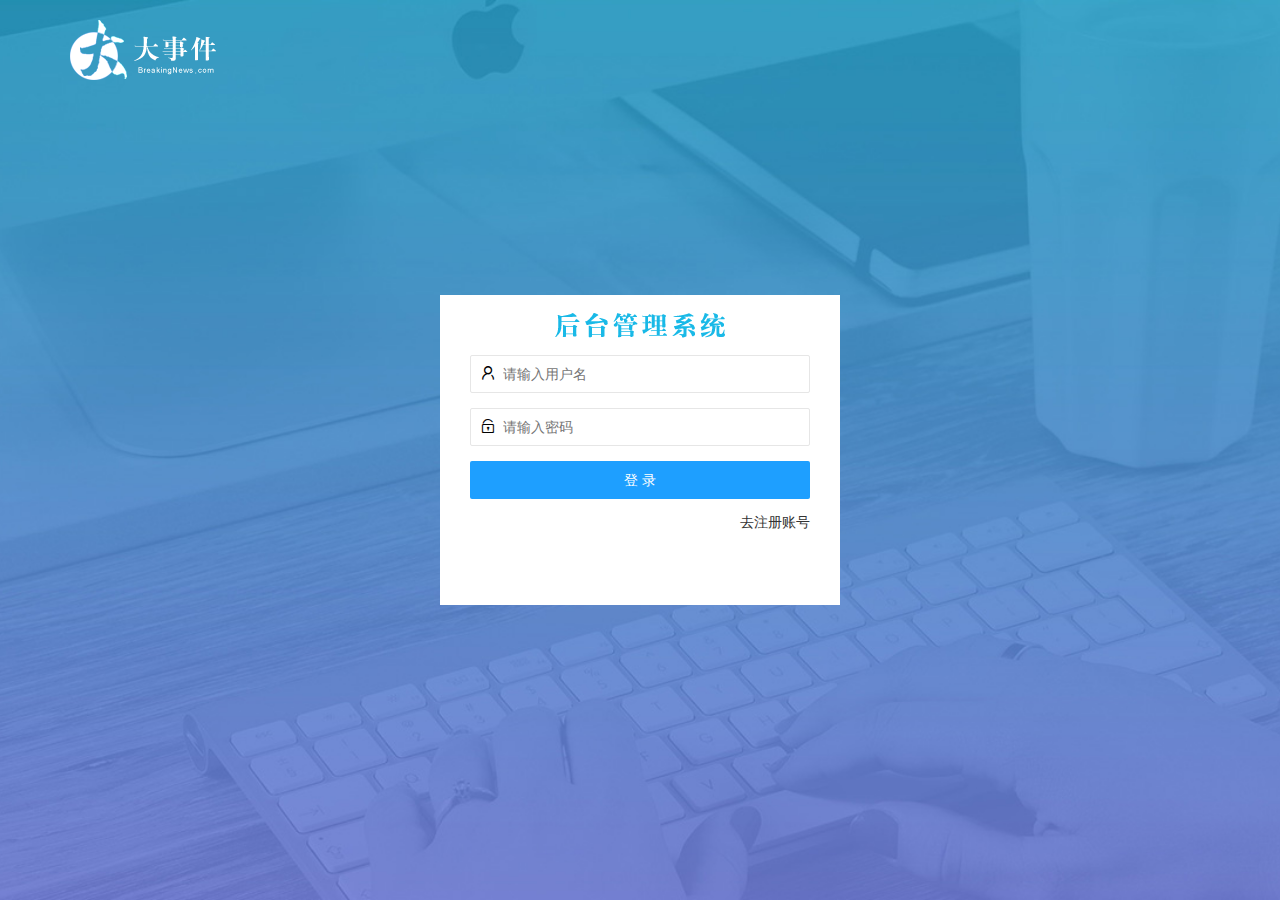
<file: login.html>
<!DOCTYPE html>
<html lang="en">
  <head>
    <meta charset="UTF-8" />
    <meta http-equiv="X-UA-Compatible" content="IE=edge" />
    <meta name="viewport" content="width=device-width, initial-scale=1.0" />
    <title>Document</title>
    <link rel="stylesheet" href="./assets/lib/layui/css/layui.css" />
    <link rel="stylesheet" href="./assets/css/longin.css" />
  </head>
  <body>
    <!-- 头部的 Logo 区域 -->
    <div class="layui-main header">
      <img src="/assets/images/logo.png" alt="" />
    </div>
    <!-- 登录注册区域 -->
    <div class="loginAndRegBox">
      <div class="title-box"></div>
      <!-- 登录的div -->
      <div class="login-box">
        <!-- 登录的表单 -->
        <form class="layui-form" action="" id="form_login">
          <!-- 用户名 -->
          <div class="layui-form-item">
            <i class="layui-icon layui-icon-username"></i>
            <input
              type="text"
              name="username"
              required
              lay-verify="required"
              placeholder="请输入用户名"
              autocomplete="off"
              class="layui-input"
            />
          </div>
          <!-- 密码 -->
          <div class="layui-form-item">
            <i class="layui-icon layui-icon-password"></i>
            <input
              type="password"
              name="password"
              required
              lay-verify="required|pwd"
              placeholder="请输入密码"
              autocomplete="off"
              class="layui-input"
            />
          </div>
          <!-- 登录按钮 -->
          <div class="layui-form-item">
            <!-- 注意：表单提交按钮和普通按钮的区别，就是 lay-submit 属性 -->
            <button
              class="layui-btn layui-btn-fluid layui-btn-normal"
              lay-submit
            >
              登 录
            </button>
          </div>
          <div class="layui-form-item links">
            <a href="javascript:;" id="link_reg">去注册账号</a>
          </div>
        </form>
      </div>
      <!-- 注册的div -->
      <div class="reg-box">
        <form class="layui-form" id="form_reg">
          <!-- 用户名 -->
          <div class="layui-form-item">
            <i class="layui-icon layui-icon-username"></i>
            <input
              type="text"
              name="username"
              required
              lay-verify="required"
              placeholder="请输入用户名"
              autocomplete="off"
              class="layui-input"
            />
          </div>
          <!-- 密码 -->
          <div class="layui-form-item">
            <i class="layui-icon layui-icon-password"></i>
            <input
              type="password"
              name="password"
              required
              lay-verify="required|pwd|rewpd"
              placeholder="请输入密码"
              autocomplete="off"
              class="layui-input"
            />
          </div>
          <!-- 确认密码 -->
          <div class="layui-form-item">
            <i class="layui-icon layui-icon-password"></i>
            <input
              type="password"
              name="repassword"
              required
              lay-verify="required|pwd|rewpd"
              placeholder="再次确认密码"
              autocomplete="off"
              class="layui-input"
            />
          </div>
          <!-- 登录按钮 -->
          <div class="layui-form-item">
            <!-- 注意：表单提交按钮和普通按钮的区别，就是 lay-submit 属性 -->
            <button
              class="layui-btn layui-btn-fluid layui-btn-normal"
              lay-submit
            >
              注册
            </button>
          </div>
          <div class="layui-form-item links">
            <a href="javascript:;" id="link_login">去登录</a>
          </div>
        </form>
      </div>
    </div>
    <script src="./assets/lib/layui/layui.all.js"></script>
    <script src="./assets/lib/jquery.js"></script>
    <script src="./assets/js/baseAPI.js"></script>
    <!-- 导入 javascript 脚本 -->
    <script src="./assets/js/longin.js"></script>
  </body>
</html>
</file>
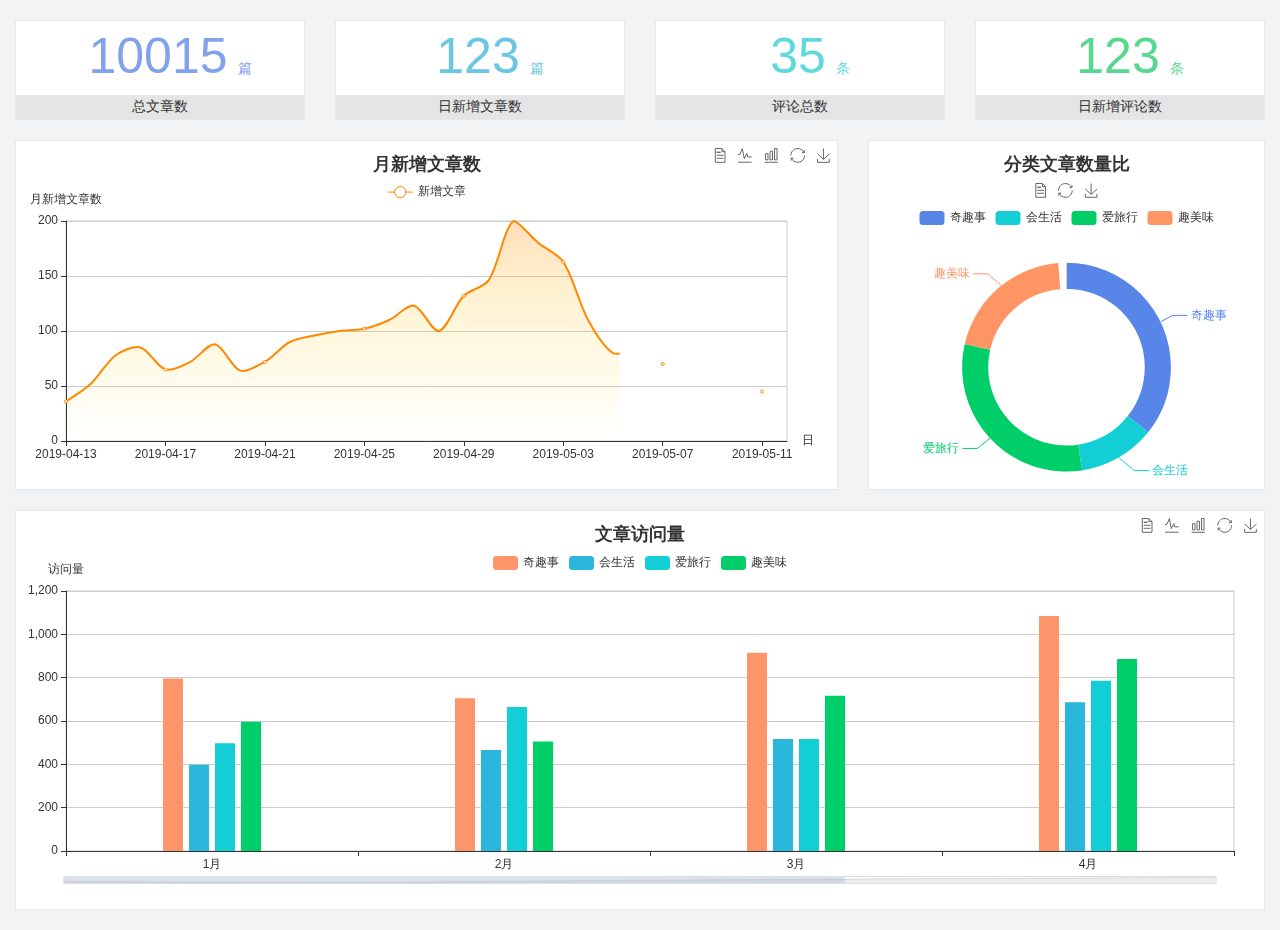
<file: home/dashboard.html>
<!DOCTYPE html>
<html lang="en">
  <head>
    <meta charset="UTF-8" />
    <meta name="viewport" content="width=device-width, initial-scale=1.0" />
    <meta http-equiv="X-UA-Compatible" content="ie=edge" />
    <title>图表统计</title>
    <link rel="stylesheet" href="../../assets/lib/bootstrap.css" />
    <link rel="stylesheet" href="../../assets/lib/main.css" />
    <script src="../../assets/lib/jquery.js"></script>
    <script
      type="text/javascript"
      src="../../assets/lib/echarts.min.js"
    ></script>
  </head>

  <body>
    <div class="container-fluid">
      <div class="row spannel_list">
        <div class="col-sm-3 col-xs-6">
          <div class="spannel">
            <em>10015</em><span>篇</span>
            <b>总文章数</b>
          </div>
        </div>
        <div class="col-sm-3 col-xs-6">
          <div class="spannel scolor01">
            <em>123</em><span>篇</span>
            <b>日新增文章数</b>
          </div>
        </div>
        <div class="col-sm-3 col-xs-6">
          <div class="spannel scolor02">
            <em>35</em><span>条</span>
            <b>评论总数</b>
          </div>
        </div>
        <div class="col-sm-3 col-xs-6">
          <div class="spannel scolor03">
            <em>123</em><span>条</span>
            <b>日新增评论数</b>
          </div>
        </div>
      </div>
    </div>

    <div class="container-fluid">
      <div class="row curve-pie">
        <div class="col-lg-8 col-md-8">
          <div class="gragh_pannel" id="curve_show"></div>
        </div>
        <div class="col-lg-4 col-md-4">
          <div class="gragh_pannel" id="pie_show"></div>
        </div>
      </div>
    </div>

    <div class="container-fluid">
      <div class="column_pannel" id="column_show"></div>
    </div>

    <script>
      var oChart = echarts.init(document.getElementById("curve_show"));
      var aList_all = [
        { count: 36, date: "2019-04-13" },
        { count: 52, date: "2019-04-14" },
        { count: 78, date: "2019-04-15" },
        { count: 85, date: "2019-04-16" },
        { count: 65, date: "2019-04-17" },
        { count: 72, date: "2019-04-18" },
        { count: 88, date: "2019-04-19" },
        { count: 64, date: "2019-04-20" },
        { count: 72, date: "2019-04-21" },
        { count: 90, date: "2019-04-22" },
        { count: 96, date: "2019-04-23" },
        { count: 100, date: "2019-04-24" },
        { count: 102, date: "2019-04-25" },
        { count: 110, date: "2019-04-26" },
        { count: 123, date: "2019-04-27" },
        { count: 100, date: "2019-04-28" },
        { count: 132, date: "2019-04-29" },
        { count: 146, date: "2019-04-30" },
        { count: 200, date: "2019-05-01" },
        { count: 180, date: "2019-05-02" },
        { count: 163, date: "2019-05-03" },
        { count: 110, date: "2019-05-04" },
        { count: 80, date: "2019-05-05" },
        { count: 82, date: "2019-05-06" },
        { count: 70, date: "2019-05-07" },
        { count: 65, date: "2019-05-08" },
        { count: 54, date: "2019-05-09" },
        { count: 40, date: "2019-05-10" },
        { count: 45, date: "2019-05-11" },
        { count: 38, date: "2019-05-12" },
      ];

      let aCount = [];
      let aDate = [];

      for (var i = 0; i < aList_all.length; i++) {
        aCount.push(aList_all[i].count);
        aDate.push(aList_all[i].date);
      }

      var chartopt = {
        title: {
          text: "月新增文章数",
          left: "center",
          top: "10",
        },
        tooltip: {
          trigger: "axis",
        },
        legend: {
          data: ["新增文章"],
          top: "40",
        },
        toolbox: {
          show: true,
          feature: {
            mark: { show: true },
            dataView: { show: true, readOnly: false },
            magicType: { show: true, type: ["line", "bar"] },
            restore: { show: true },
            saveAsImage: { show: true },
          },
        },
        calculable: true,
        xAxis: [
          {
            name: "日",
            type: "category",
            boundaryGap: false,
            data: aDate,
          },
        ],
        yAxis: [
          {
            name: "月新增文章数",
            type: "value",
          },
        ],
        series: [
          {
            name: "新增文章",
            type: "line",
            smooth: true,
            itemStyle: {
              normal: { areaStyle: { type: "default" }, color: "#f80" },
              lineStyle: { color: "#f80" },
            },
            data: aCount,
          },
        ],
        areaStyle: {
          normal: {
            color: new echarts.graphic.LinearGradient(0, 0, 0, 1, [
              {
                offset: 0,
                color: "rgba(255,136,0,0.39)",
              },
              {
                offset: 0.34,
                color: "rgba(255,180,0,0.25)",
              },
              {
                offset: 1,
                color: "rgba(255,222,0,0.00)",
              },
            ]),
          },
        },
        grid: {
          show: true,
          x: 50,
          x2: 50,
          y: 80,
          height: 220,
        },
      };

      oChart.setOption(chartopt);

      var oPie = echarts.init(document.getElementById("pie_show"));
      var oPieopt = {
        title: {
          top: 10,
          text: "分类文章数量比",
          x: "center",
        },
        tooltip: {
          trigger: "item",
          formatter: "{a} <br/>{b} : {c} ({d}%)",
        },
        color: ["#5885e8", "#13cfd5", "#00ce68", "#ff9565"],
        legend: {
          x: "center",
          top: 65,
          data: ["奇趣事", "会生活", "爱旅行", "趣美味"],
        },
        toolbox: {
          show: true,
          x: "center",
          top: 35,
          feature: {
            mark: { show: true },
            dataView: { show: true, readOnly: false },
            magicType: {
              show: true,
              type: ["pie", "funnel"],
              option: {
                funnel: {
                  x: "25%",
                  width: "50%",
                  funnelAlign: "left",
                  max: 1548,
                },
              },
            },
            restore: { show: true },
            saveAsImage: { show: true },
          },
        },
        calculable: true,
        series: [
          {
            name: "访问来源",
            type: "pie",
            radius: ["45%", "60%"],
            center: ["50%", "65%"],
            data: [
              { value: 300, name: "奇趣事" },
              { value: 100, name: "会生活" },
              { value: 260, name: "爱旅行" },
              { value: 180, name: "趣美味" },
            ],
          },
        ],
      };
      oPie.setOption(oPieopt);

      var oColumn = this.echarts.init(document.getElementById("column_show"));
      var oColumnopt = {
        title: {
          text: "文章访问量",
          left: "center",
          top: "10",
        },
        tooltip: {
          trigger: "axis",
        },
        legend: {
          data: ["奇趣事", "会生活", "爱旅行", "趣美味"],
          top: "40",
        },
        toolbox: {
          show: true,
          feature: {
            mark: { show: true },
            dataView: { show: true, readOnly: false },
            magicType: { show: true, type: ["line", "bar"] },
            restore: { show: true },
            saveAsImage: { show: true },
          },
        },
        calculable: true,
        xAxis: [
          {
            type: "category",
            data: ["1月", "2月", "3月", "4月", "5月"],
          },
        ],
        yAxis: [
          {
            name: "访问量",
            type: "value",
          },
        ],
        series: [
          {
            name: "奇趣事",
            type: "bar",
            barWidth: 20,
            itemStyle: {
              normal: { areaStyle: { type: "default" }, color: "#fd956a" },
            },
            data: [800, 708, 920, 1090, 1200],
          },
          {
            name: "会生活",
            type: "bar",
            barWidth: 20,
            itemStyle: {
              normal: { areaStyle: { type: "default" }, color: "#2bb6db" },
            },
            data: [400, 468, 520, 690, 800],
          },
          {
            name: "爱旅行",
            type: "bar",
            barWidth: 20,
            itemStyle: {
              normal: { areaStyle: { type: "default" }, color: "#13cfd5" },
            },
            data: [500, 668, 520, 790, 900],
          },
          {
            name: "趣美味",
            type: "bar",
            barWidth: 20,
            itemStyle: {
              normal: { areaStyle: { type: "default" }, color: "#00ce68" },
            },
            data: [600, 508, 720, 890, 1000],
          },
        ],
        grid: {
          show: true,
          x: 50,
          x2: 30,
          y: 80,
          height: 260,
        },
        dataZoom: [
          //给x轴设置滚动条
          {
            start: 0, //默认为0
            end: 100 - 1000 / 31, //默认为100
            type: "slider",
            show: true,
            xAxisIndex: [0],
            handleSize: 0, //滑动条的 左右2个滑动条的大小
            height: 8, //组件高度
            left: 45, //左边的距离
            right: 50, //右边的距离
            bottom: 26, //右边的距离
            handleColor: "#ddd", //h滑动图标的颜色
            handleStyle: {
              borderColor: "#cacaca",
              borderWidth: "1",
              shadowBlur: 2,
              background: "#ddd",
              shadowColor: "#ddd",
            },
          },
        ],
      };
      oColumn.setOption(oColumnopt);
    </script>
  </body>
</html>
</file>
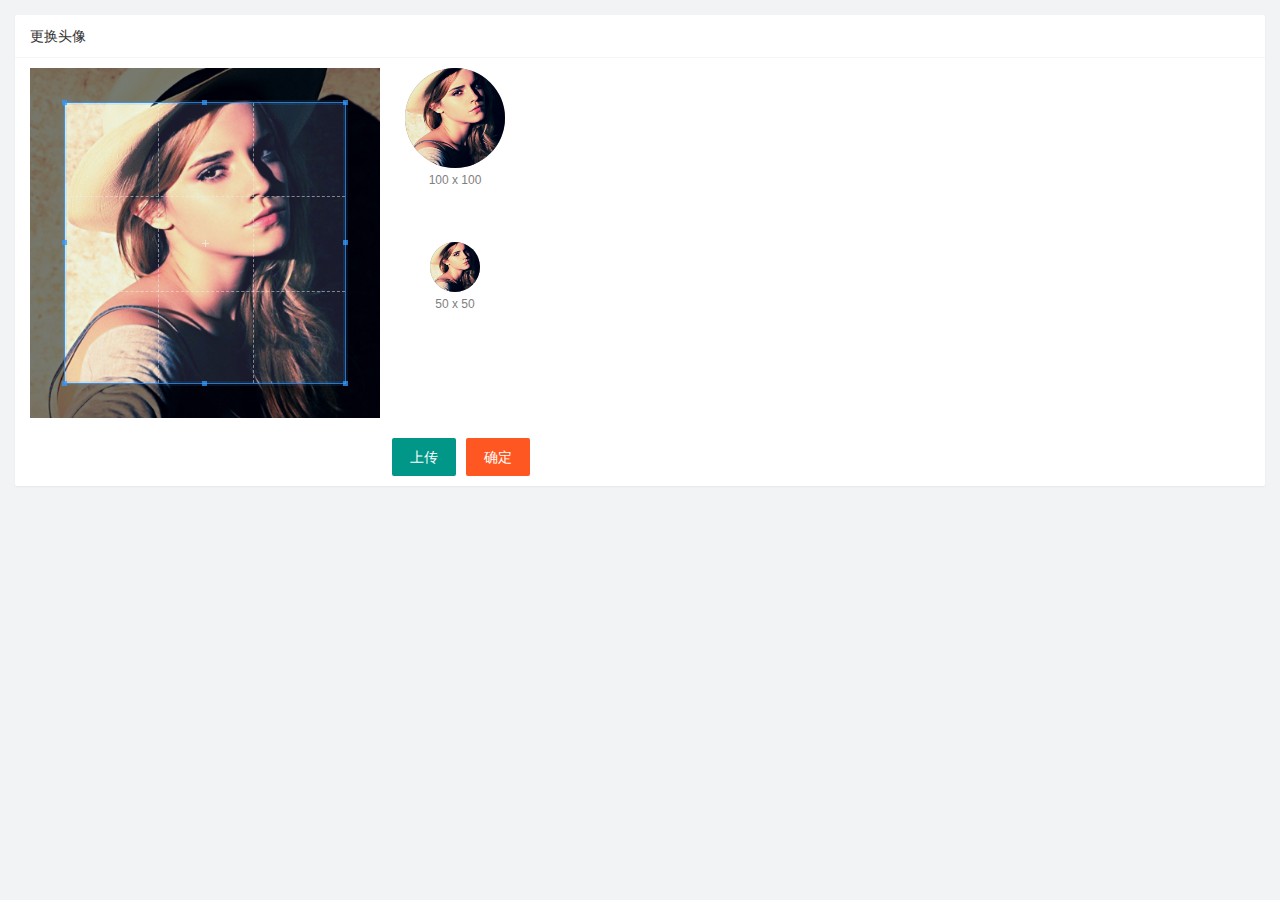
<file: user/user_avatar.html>
<!DOCTYPE html>
<html lang="en">
  <head>
    <meta charset="UTF-8" />
    <meta http-equiv="X-UA-Compatible" content="IE=edge" />
    <meta name="viewport" content="width=device-width, initial-scale=1.0" />
    <title>Document</title>
    <link rel="stylesheet" href="/assets/lib/layui/css/layui.css" />
    <link rel="stylesheet" href="/assets/lib/cropper/cropper.css" />
    <link rel="stylesheet" href="/assets/css/user/user_avatar.css" />
  </head>

  <body>
    <!-- 卡片区域 -->
    <div class="layui-card">
      <div class="layui-card-header">更换头像</div>
      <div class="layui-card-body">
        <!-- 第一行的图片裁剪和预览区域 -->
        <div class="row1">
          <!-- 图片裁剪区域 -->
          <div class="cropper-box">
            <!-- 这个 img 标签很重要，将来会把它初始化为裁剪区域 -->
            <img id="image" src="/assets/images/sample.jpg" />
          </div>
          <!-- 图片的预览区域 -->
          <div class="preview-box">
            <div>
              <!-- 宽高为 100px 的预览区域 -->
              <div class="img-preview w100"></div>
              <p class="size">100 x 100</p>
            </div>
            <div>
              <!-- 宽高为 50px 的预览区域 -->
              <div class="img-preview w50"></div>
              <p class="size">50 x 50</p>
            </div>
          </div>
        </div>
        <div class="row2">
          <input type="file" id="file" accept="image/png,image/jpeg" />
          <button type="button" class="layui-btn" id="btnChooseImage">
            上传
          </button>
          <button
            type="button"
            class="layui-btn layui-btn-danger"
            id="btnUpload"
          >
            确定
          </button>
        </div>
      </div>
    </div>
    <script src="/assets/lib/layui/layui.all.js"></script>
    <script src="/assets/lib/jquery.js"></script>
    <script src="/assets/lib/cropper/Cropper.js"></script>
    <script src="/assets/lib/cropper/jquery-cropper.js"></script>
    <script src="/assets/js/baseAPI.js"></script>
    <script src="/assets/js/user/user_avatar.js"></script>
  </body>
</html>
</file>
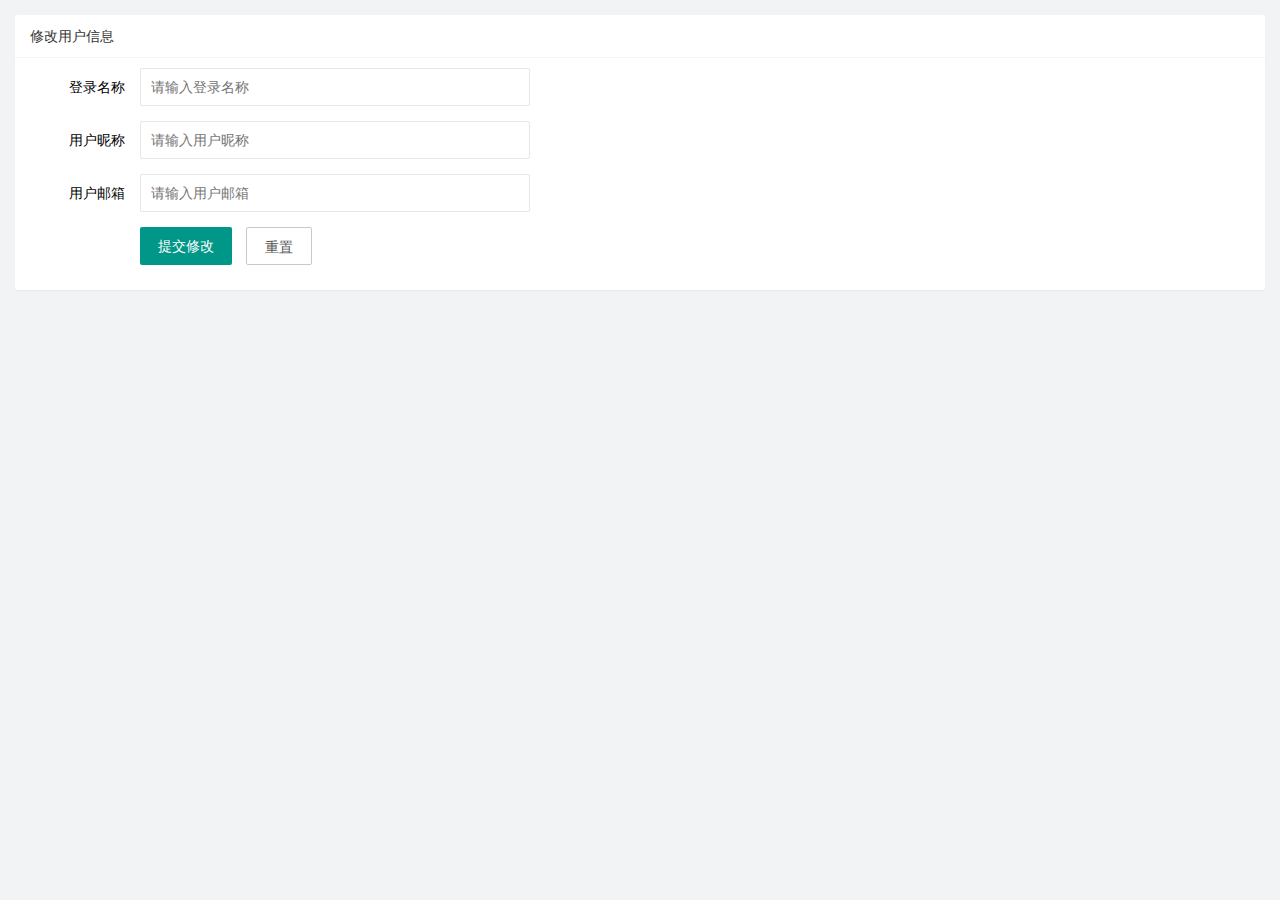
<file: user/user_info.html>
<!DOCTYPE html>
<html lang="en">
  <head>
    <meta charset="UTF-8" />
    <meta http-equiv="X-UA-Compatible" content="IE=edge" />
    <meta name="viewport" content="width=device-width, initial-scale=1.0" />
    <title>Document</title>
    <!-- 导入 layui 的样式 -->
    <link rel="stylesheet" href="../assets/lib/layui/css/layui.css" />
    <!-- 导入自己的样式 -->
    <link rel="stylesheet" href="../assets/css/user/user_info.css" />
  </head>

  <body>
    <!-- 卡片区域 -->
    <div class="layui-card">
      <div class="layui-card-header">修改用户信息</div>
      <div class="layui-card-body">
        <!-- 表单区域 -->
        <form class="layui-form" lay-filter="formUserInfo">
          <!-- 这是隐藏域 -->
          <input type="hidden" name="id" id="" />
          <div class="layui-form-item">
            <label class="layui-form-label">登录名称</label>
            <div class="layui-input-block">
              <input
                type="text"
                name="username"
                required
                lay-verify="required"
                placeholder="请输入登录名称"
                autocomplete="off"
                class="layui-input"
                readonly
              />
            </div>
          </div>
          <div class="layui-form-item">
            <label class="layui-form-label">用户昵称</label>
            <div class="layui-input-block">
              <input
                type="text"
                name="nickname"
                required
                lay-verify="required|nickname"
                placeholder="请输入用户昵称"
                autocomplete="off"
                class="layui-input"
              />
            </div>
          </div>
          <div class="layui-form-item">
            <label class="layui-form-label">用户邮箱</label>
            <div class="layui-input-block">
              <input
                type="text"
                name="email"
                required
                lay-verify="required|email"
                placeholder="请输入用户邮箱"
                autocomplete="off"
                class="layui-input"
              />
            </div>
          </div>
          <div class="layui-form-item">
            <div class="layui-input-block">
              <button class="layui-btn" lay-submit lay-filter="formDemo">
                提交修改
              </button>
              <button
                type="reset"
                class="layui-btn layui-btn-primary"
                id="btnReset"
              >
                重置
              </button>
            </div>
          </div>
        </form>
      </div>
    </div>
    <!-- 导入 layui 的 js -->
    <script src="/assets/lib/layui/layui.all.js"></script>
    <!-- 导入 jquery -->
    <script src="/assets/lib/jquery.js"></script>
    <script src="/assets/js/baseAPI.js"></script>
    <!-- 导入自己的 js -->
    <script src="/assets/js/user/user_info.js"></script>
  </body>
</html>
</file>
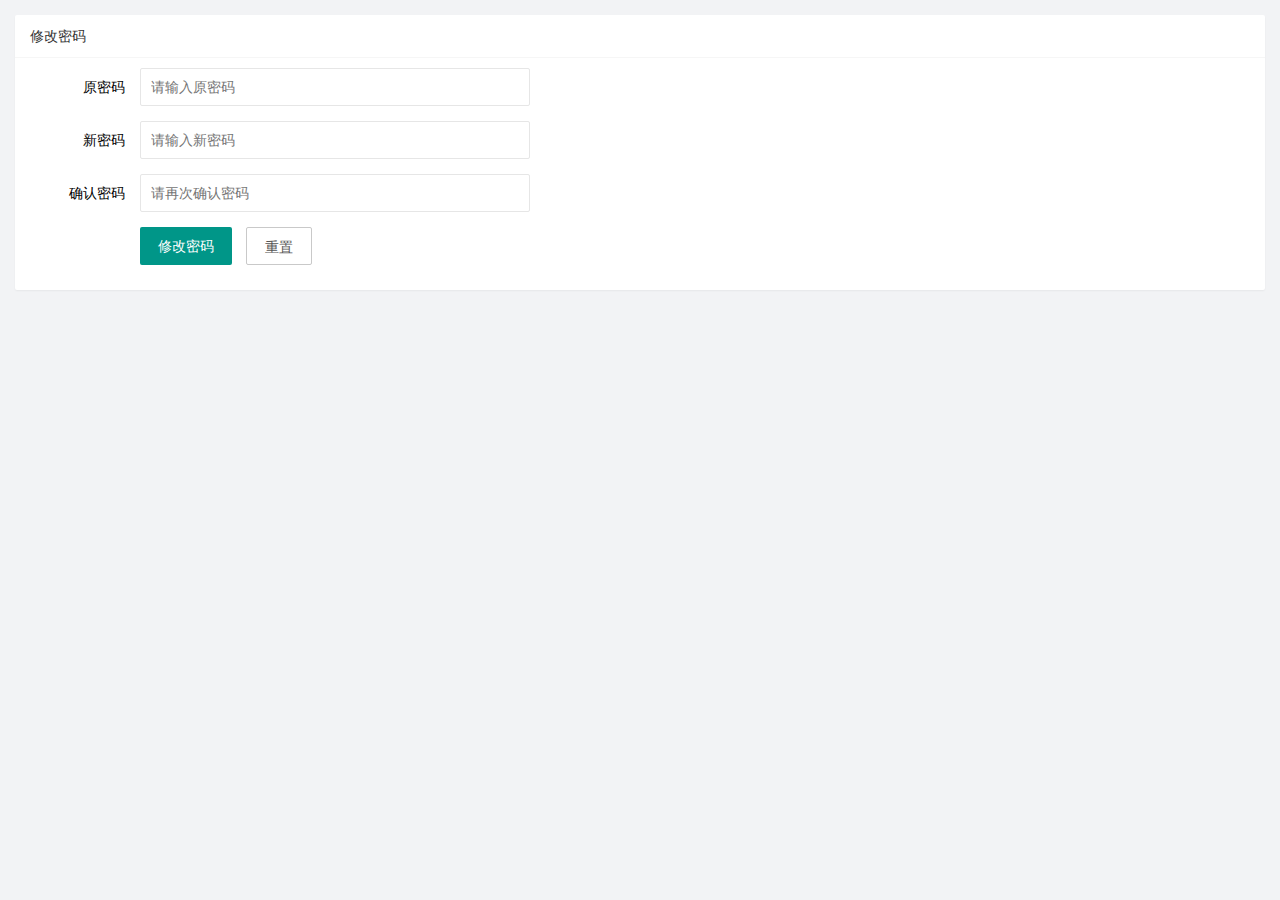
<file: user/user_pwd.html>
<!DOCTYPE html>
<html lang="en">
  <head>
    <meta charset="UTF-8" />
    <meta http-equiv="X-UA-Compatible" content="IE=edge" />
    <meta name="viewport" content="width=device-width, initial-scale=1.0" />
    <title>Document</title>
    <link rel="stylesheet" href="../assets/lib/layui/css/layui.css" />
    <link rel="stylesheet" href="../assets/css/user/user_pwd.css" />
  </head>
  <body>
    <!-- 卡片区域 -->
    <div class="layui-card">
      <div class="layui-card-header">修改密码</div>
      <div class="layui-card-body">
        <form class="layui-form" action="">
          <div class="layui-form-item">
            <label class="layui-form-label">原密码</label>
            <div class="layui-input-block">
              <input
                type="password"
                name="old_pwd"
                required
                lay-verify="required|pwd"
                placeholder="请输入原密码"
                autocomplete="off"
                class="layui-input"
              />
            </div>
          </div>
          <div class="layui-form-item">
            <label class="layui-form-label">新密码</label>
            <div class="layui-input-block">
              <input
                type="password"
                name="new_pwd"
                required
                lay-verify="required|pwd|samePwd"
                placeholder="请输入新密码"
                autocomplete="off"
                class="layui-input"
              />
            </div>
          </div>
          <div class="layui-form-item">
            <label class="layui-form-label">确认密码</label>
            <div class="layui-input-block">
              <input
                type="password"
                name="re_pwd"
                required
                lay-verify="required|pwd|rePwd"
                placeholder="请再次确认密码"
                autocomplete="off"
                class="layui-input"
              />
            </div>
          </div>
          <div class="layui-form-item">
            <div class="layui-input-block">
              <button class="layui-btn" lay-submit lay-filter="formDemo">
                修改密码
              </button>
              <button type="reset" class="layui-btn layui-btn-primary">
                重置
              </button>
            </div>
          </div>
        </form>
      </div>
    </div>
    <!-- 导入 layui 的 js -->
    <script src="/assets/lib/layui/layui.all.js"></script>
    <!-- 导入 jQuery -->
    <script src="/assets/lib/jquery.js"></script>
    <!-- 导入 baseAPI -->
    <script src="/assets/js/baseAPI.js"></script>
    <!-- 导入自己的 js -->
    <script src="/assets/js/user/user_pwd.js"></script>
  </body>
</html>
</file>
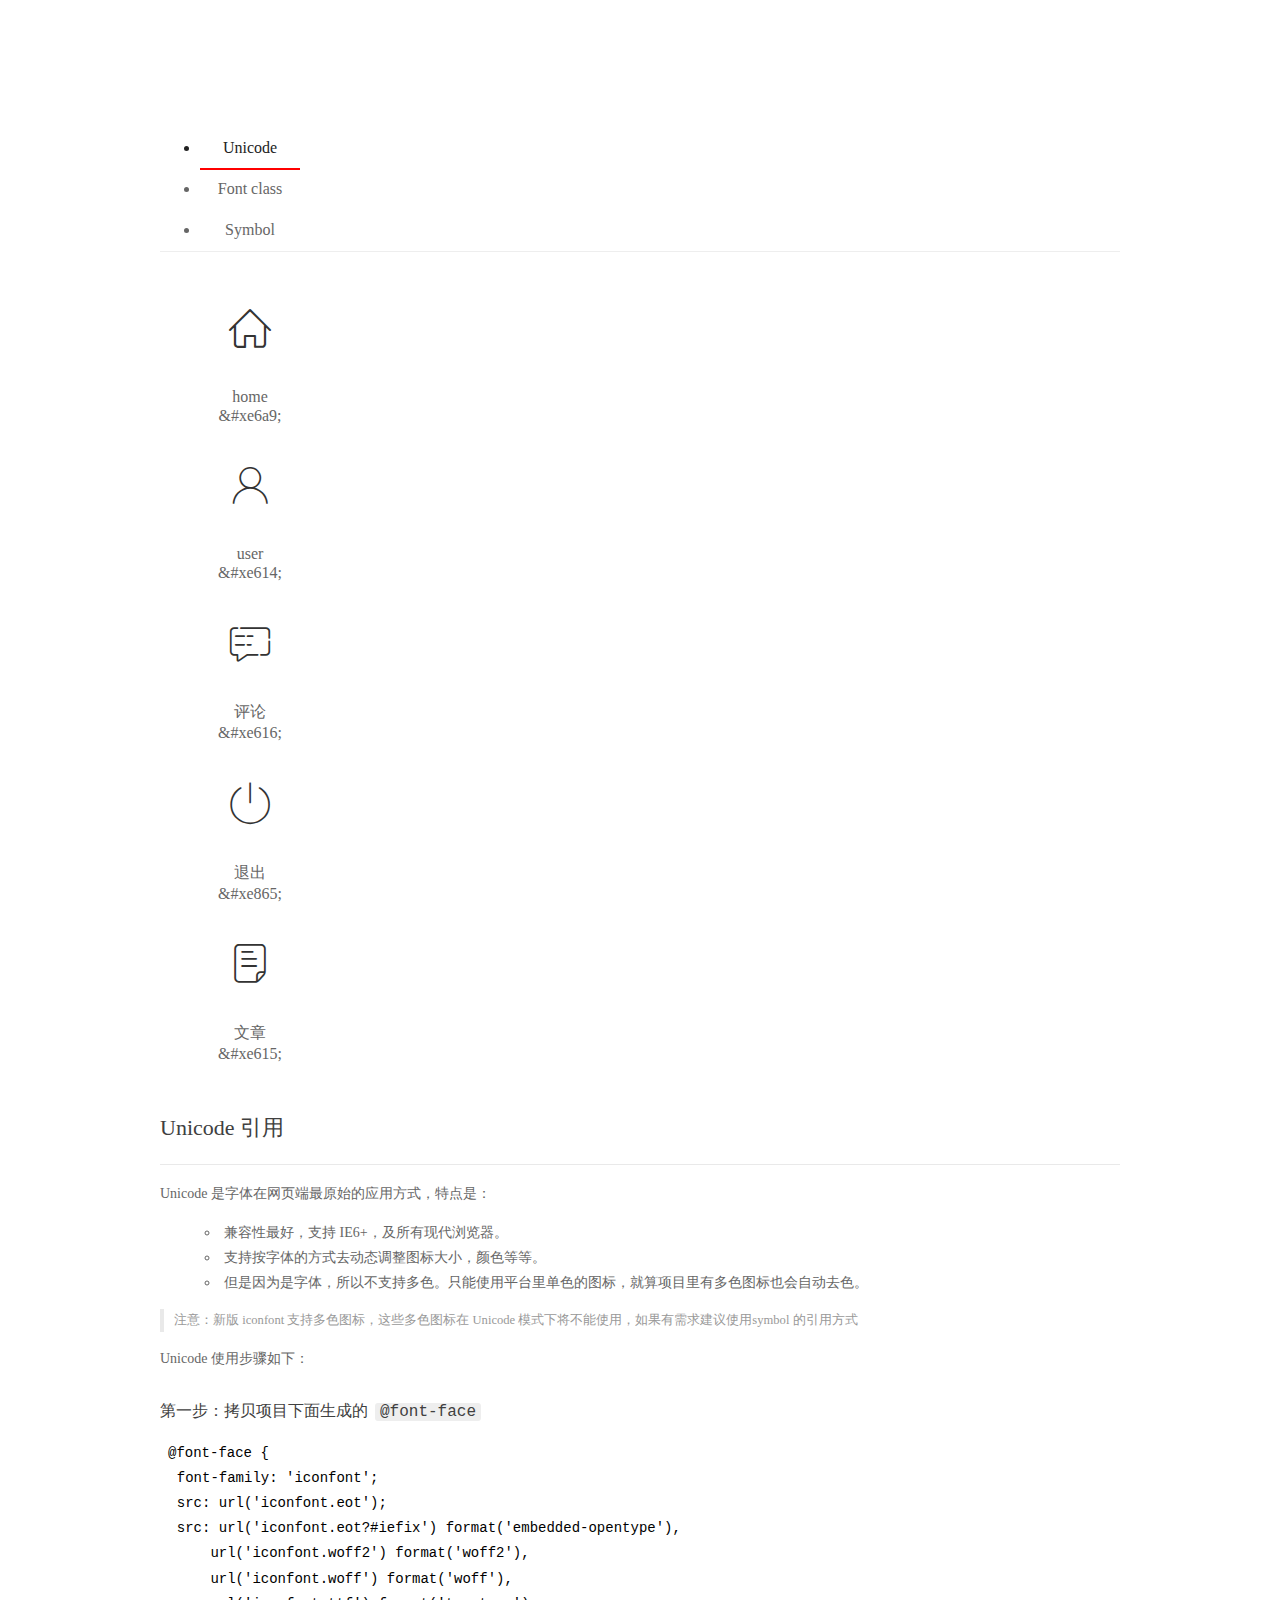
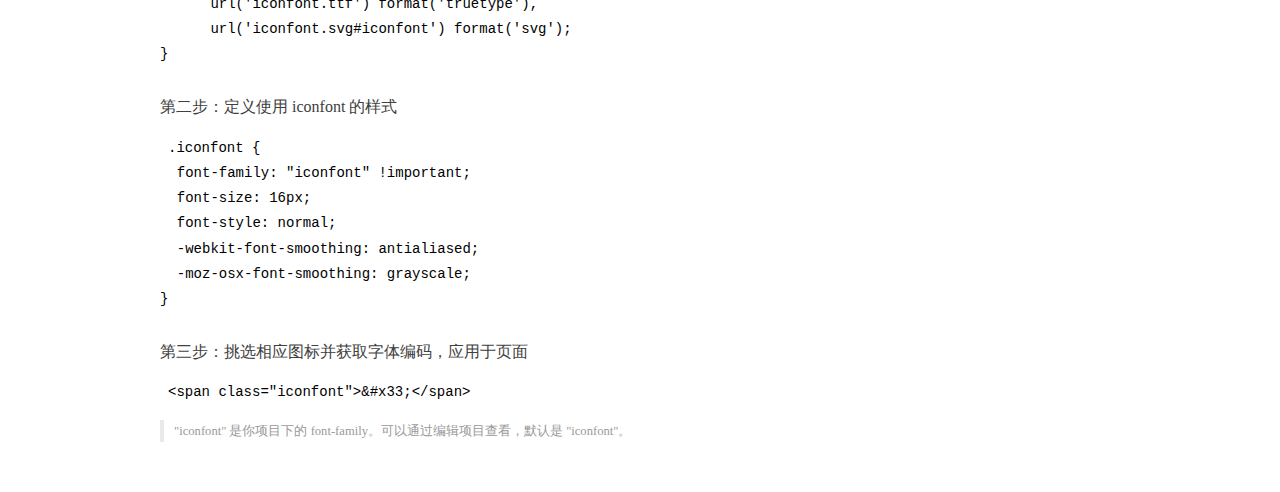
<file: assets/fonts/demo_index.html>
<!DOCTYPE html>
<html>
<head>
  <meta charset="utf-8"/>
  <title>IconFont Demo</title>
  <link rel="shortcut icon" href="https://gtms04.alicdn.com/tps/i4/TB1_oz6GVXXXXaFXpXXJDFnIXXX-64-64.ico" type="image/x-icon"/>
  <link rel="stylesheet" href="https://g.alicdn.com/thx/cube/1.3.2/cube.min.css">
  <link rel="stylesheet" href="demo.css">
  <link rel="stylesheet" href="iconfont.css">
  <script src="iconfont.js"></script>
  <!-- jQuery -->
  <script src="https://a1.alicdn.com/oss/uploads/2018/12/26/7bfddb60-08e8-11e9-9b04-53e73bb6408b.js"></script>
  <!-- 代码高亮 -->
  <script src="https://a1.alicdn.com/oss/uploads/2018/12/26/a3f714d0-08e6-11e9-8a15-ebf944d7534c.js"></script>
</head>
<body>
  <div class="main">
    <h1 class="logo"><a href="https://www.iconfont.cn/" title="iconfont 首页" target="_blank">&#xe86b;</a></h1>
    <div class="nav-tabs">
      <ul id="tabs" class="dib-box">
        <li class="dib active"><span>Unicode</span></li>
        <li class="dib"><span>Font class</span></li>
        <li class="dib"><span>Symbol</span></li>
      </ul>
      
    </div>
    <div class="tab-container">
      <div class="content unicode" style="display: block;">
          <ul class="icon_lists dib-box">
          
            <li class="dib">
              <span class="icon iconfont">&#xe6a9;</span>
                <div class="name">home</div>
                <div class="code-name">&amp;#xe6a9;</div>
              </li>
          
            <li class="dib">
              <span class="icon iconfont">&#xe614;</span>
                <div class="name">user</div>
                <div class="code-name">&amp;#xe614;</div>
              </li>
          
            <li class="dib">
              <span class="icon iconfont">&#xe616;</span>
                <div class="name">评论</div>
                <div class="code-name">&amp;#xe616;</div>
              </li>
          
            <li class="dib">
              <span class="icon iconfont">&#xe865;</span>
                <div class="name">退出</div>
                <div class="code-name">&amp;#xe865;</div>
              </li>
          
            <li class="dib">
              <span class="icon iconfont">&#xe615;</span>
                <div class="name">文章</div>
                <div class="code-name">&amp;#xe615;</div>
              </li>
          
          </ul>
          <div class="article markdown">
          <h2 id="unicode-">Unicode 引用</h2>
          <hr>

          <p>Unicode 是字体在网页端最原始的应用方式，特点是：</p>
          <ul>
            <li>兼容性最好，支持 IE6+，及所有现代浏览器。</li>
            <li>支持按字体的方式去动态调整图标大小，颜色等等。</li>
            <li>但是因为是字体，所以不支持多色。只能使用平台里单色的图标，就算项目里有多色图标也会自动去色。</li>
          </ul>
          <blockquote>
            <p>注意：新版 iconfont 支持多色图标，这些多色图标在 Unicode 模式下将不能使用，如果有需求建议使用symbol 的引用方式</p>
          </blockquote>
          <p>Unicode 使用步骤如下：</p>
          <h3 id="-font-face">第一步：拷贝项目下面生成的 <code>@font-face</code></h3>
<pre><code class="language-css"
>@font-face {
  font-family: 'iconfont';
  src: url('iconfont.eot');
  src: url('iconfont.eot?#iefix') format('embedded-opentype'),
      url('iconfont.woff2') format('woff2'),
      url('iconfont.woff') format('woff'),
      url('iconfont.ttf') format('truetype'),
      url('iconfont.svg#iconfont') format('svg');
}
</code></pre>
          <h3 id="-iconfont-">第二步：定义使用 iconfont 的样式</h3>
<pre><code class="language-css"
>.iconfont {
  font-family: "iconfont" !important;
  font-size: 16px;
  font-style: normal;
  -webkit-font-smoothing: antialiased;
  -moz-osx-font-smoothing: grayscale;
}
</code></pre>
          <h3 id="-">第三步：挑选相应图标并获取字体编码，应用于页面</h3>
<pre>
<code class="language-html"
>&lt;span class="iconfont"&gt;&amp;#x33;&lt;/span&gt;
</code></pre>
          <blockquote>
            <p>"iconfont" 是你项目下的 font-family。可以通过编辑项目查看，默认是 "iconfont"。</p>
          </blockquote>
          </div>
      </div>
      <div class="content font-class">
        <ul class="icon_lists dib-box">
          
          <li class="dib">
            <span class="icon iconfont icon-home"></span>
            <div class="name">
              home
            </div>
            <div class="code-name">.icon-home
            </div>
          </li>
          
          <li class="dib">
            <span class="icon iconfont icon-user"></span>
            <div class="name">
              user
            </div>
            <div class="code-name">.icon-user
            </div>
          </li>
          
          <li class="dib">
            <span class="icon iconfont icon-pinglun"></span>
            <div class="name">
              评论
            </div>
            <div class="code-name">.icon-pinglun
            </div>
          </li>
          
          <li class="dib">
            <span class="icon iconfont icon-tuichu"></span>
            <div class="name">
              退出
            </div>
            <div class="code-name">.icon-tuichu
            </div>
          </li>
          
          <li class="dib">
            <span class="icon iconfont icon-16"></span>
            <div class="name">
              文章
            </div>
            <div class="code-name">.icon-16
            </div>
          </li>
          
        </ul>
        <div class="article markdown">
        <h2 id="font-class-">font-class 引用</h2>
        <hr>

        <p>font-class 是 Unicode 使用方式的一种变种，主要是解决 Unicode 书写不直观，语意不明确的问题。</p>
        <p>与 Unicode 使用方式相比，具有如下特点：</p>
        <ul>
          <li>兼容性良好，支持 IE8+，及所有现代浏览器。</li>
          <li>相比于 Unicode 语意明确，书写更直观。可以很容易分辨这个 icon 是什么。</li>
          <li>因为使用 class 来定义图标，所以当要替换图标时，只需要修改 class 里面的 Unicode 引用。</li>
          <li>不过因为本质上还是使用的字体，所以多色图标还是不支持的。</li>
        </ul>
        <p>使用步骤如下：</p>
        <h3 id="-fontclass-">第一步：引入项目下面生成的 fontclass 代码：</h3>
<pre><code class="language-html">&lt;link rel="stylesheet" href="./iconfont.css"&gt;
</code></pre>
        <h3 id="-">第二步：挑选相应图标并获取类名，应用于页面：</h3>
<pre><code class="language-html">&lt;span class="iconfont icon-xxx"&gt;&lt;/span&gt;
</code></pre>
        <blockquote>
          <p>"
            iconfont" 是你项目下的 font-family。可以通过编辑项目查看，默认是 "iconfont"。</p>
        </blockquote>
      </div>
      </div>
      <div class="content symbol">
          <ul class="icon_lists dib-box">
          
            <li class="dib">
                <svg class="icon svg-icon" aria-hidden="true">
                  <use xlink:href="#icon-home"></use>
                </svg>
                <div class="name">home</div>
                <div class="code-name">#icon-home</div>
            </li>
          
            <li class="dib">
                <svg class="icon svg-icon" aria-hidden="true">
                  <use xlink:href="#icon-user"></use>
                </svg>
                <div class="name">user</div>
                <div class="code-name">#icon-user</div>
            </li>
          
            <li class="dib">
                <svg class="icon svg-icon" aria-hidden="true">
                  <use xlink:href="#icon-pinglun"></use>
                </svg>
                <div class="name">评论</div>
                <div class="code-name">#icon-pinglun</div>
            </li>
          
            <li class="dib">
                <svg class="icon svg-icon" aria-hidden="true">
                  <use xlink:href="#icon-tuichu"></use>
                </svg>
                <div class="name">退出</div>
                <div class="code-name">#icon-tuichu</div>
            </li>
          
            <li class="dib">
                <svg class="icon svg-icon" aria-hidden="true">
                  <use xlink:href="#icon-16"></use>
                </svg>
                <div class="name">文章</div>
                <div class="code-name">#icon-16</div>
            </li>
          
          </ul>
          <div class="article markdown">
          <h2 id="symbol-">Symbol 引用</h2>
          <hr>

          <p>这是一种全新的使用方式，应该说这才是未来的主流，也是平台目前推荐的用法。相关介绍可以参考这篇<a href="">文章</a>
            这种用法其实是做了一个 SVG 的集合，与另外两种相比具有如下特点：</p>
          <ul>
            <li>支持多色图标了，不再受单色限制。</li>
            <li>通过一些技巧，支持像字体那样，通过 <code>font-size</code>, <code>color</code> 来调整样式。</li>
            <li>兼容性较差，支持 IE9+，及现代浏览器。</li>
            <li>浏览器渲染 SVG 的性能一般，还不如 png。</li>
          </ul>
          <p>使用步骤如下：</p>
          <h3 id="-symbol-">第一步：引入项目下面生成的 symbol 代码：</h3>
<pre><code class="language-html">&lt;script src="./iconfont.js"&gt;&lt;/script&gt;
</code></pre>
          <h3 id="-css-">第二步：加入通用 CSS 代码（引入一次就行）：</h3>
<pre><code class="language-html">&lt;style&gt;
.icon {
  width: 1em;
  height: 1em;
  vertical-align: -0.15em;
  fill: currentColor;
  overflow: hidden;
}
&lt;/style&gt;
</code></pre>
          <h3 id="-">第三步：挑选相应图标并获取类名，应用于页面：</h3>
<pre><code class="language-html">&lt;svg class="icon" aria-hidden="true"&gt;
  &lt;use xlink:href="#icon-xxx"&gt;&lt;/use&gt;
&lt;/svg&gt;
</code></pre>
          </div>
      </div>

    </div>
  </div>
  <script>
  $(document).ready(function () {
      $('.tab-container .content:first').show()

      $('#tabs li').click(function (e) {
        var tabContent = $('.tab-container .content')
        var index = $(this).index()

        if ($(this).hasClass('active')) {
          return
        } else {
          $('#tabs li').removeClass('active')
          $(this).addClass('active')

          tabContent.hide().eq(index).fadeIn()
        }
      })
    })
  </script>
</body>
</html>
</file>
<file: assets/lib/layui/css/layui.css>
/** layui-v2.5.5 MIT License By https://www.layui.com */
 .layui-inline,img{display:inline-block;vertical-align:middle}h1,h2,h3,h4,h5,h6{font-weight:400}.layui-edge,.layui-header,.layui-inline,.layui-main{position:relative}.layui-body,.layui-edge,.layui-elip{overflow:hidden}.layui-btn,.layui-edge,.layui-inline,img{vertical-align:middle}.layui-btn,.layui-disabled,.layui-icon,.layui-unselect{-moz-user-select:none;-webkit-user-select:none;-ms-user-select:none}.layui-elip,.layui-form-checkbox span,.layui-form-pane .layui-form-label{text-overflow:ellipsis;white-space:nowrap}.layui-breadcrumb,.layui-tree-btnGroup{visibility:hidden}blockquote,body,button,dd,div,dl,dt,form,h1,h2,h3,h4,h5,h6,input,li,ol,p,pre,td,textarea,th,ul{margin:0;padding:0;-webkit-tap-highlight-color:rgba(0,0,0,0)}a:active,a:hover{outline:0}img{border:none}li{list-style:none}table{border-collapse:collapse;border-spacing:0}h4,h5,h6{font-size:100%}button,input,optgroup,option,select,textarea{font-family:inherit;font-size:inherit;font-style:inherit;font-weight:inherit;outline:0}pre{white-space:pre-wrap;white-space:-moz-pre-wrap;white-space:-pre-wrap;white-space:-o-pre-wrap;word-wrap:break-word}body{line-height:24px;font:14px Helvetica Neue,Helvetica,PingFang SC,Tahoma,Arial,sans-serif}hr{height:1px;margin:10px 0;border:0;clear:both}a{color:#333;text-decoration:none}a:hover{color:#777}a cite{font-style:normal;*cursor:pointer}.layui-border-box,.layui-border-box *{box-sizing:border-box}.layui-box,.layui-box *{box-sizing:content-box}.layui-clear{clear:both;*zoom:1}.layui-clear:after{content:'\20';clear:both;*zoom:1;display:block;height:0}.layui-inline{*display:inline;*zoom:1}.layui-edge{display:inline-block;width:0;height:0;border-width:6px;border-style:dashed;border-color:transparent}.layui-edge-top{top:-4px;border-bottom-color:#999;border-bottom-style:solid}.layui-edge-right{border-left-color:#999;border-left-style:solid}.layui-edge-bottom{top:2px;border-top-color:#999;border-top-style:solid}.layui-edge-left{border-right-color:#999;border-right-style:solid}.layui-disabled,.layui-disabled:hover{color:#d2d2d2!important;cursor:not-allowed!important}.layui-circle{border-radius:100%}.layui-show{display:block!important}.layui-hide{display:none!important}@font-face{font-family:layui-icon;src:url(../font/iconfont.eot?v=250);src:url(../font/iconfont.eot?v=250#iefix) format('embedded-opentype'),url(../font/iconfont.woff2?v=250) format('woff2'),url(../font/iconfont.woff?v=250) format('woff'),url(../font/iconfont.ttf?v=250) format('truetype'),url(../font/iconfont.svg?v=250#layui-icon) format('svg')}.layui-icon{font-family:layui-icon!important;font-size:16px;font-style:normal;-webkit-font-smoothing:antialiased;-moz-osx-font-smoothing:grayscale}.layui-icon-reply-fill:before{content:"\e611"}.layui-icon-set-fill:before{content:"\e614"}.layui-icon-menu-fill:before{content:"\e60f"}.layui-icon-search:before{content:"\e615"}.layui-icon-share:before{content:"\e641"}.layui-icon-set-sm:before{content:"\e620"}.layui-icon-engine:before{content:"\e628"}.layui-icon-close:before{content:"\1006"}.layui-icon-close-fill:before{content:"\1007"}.layui-icon-chart-screen:before{content:"\e629"}.layui-icon-star:before{content:"\e600"}.layui-icon-circle-dot:before{content:"\e617"}.layui-icon-chat:before{content:"\e606"}.layui-icon-release:before{content:"\e609"}.layui-icon-list:before{content:"\e60a"}.layui-icon-chart:before{content:"\e62c"}.layui-icon-ok-circle:before{content:"\1005"}.layui-icon-layim-theme:before{content:"\e61b"}.layui-icon-table:before{content:"\e62d"}.layui-icon-right:before{content:"\e602"}.layui-icon-left:before{content:"\e603"}.layui-icon-cart-simple:before{content:"\e698"}.layui-icon-face-cry:before{content:"\e69c"}.layui-icon-face-smile:before{content:"\e6af"}.layui-icon-survey:before{content:"\e6b2"}.layui-icon-tree:before{content:"\e62e"}.layui-icon-upload-circle:before{content:"\e62f"}.layui-icon-add-circle:before{content:"\e61f"}.layui-icon-download-circle:before{content:"\e601"}.layui-icon-templeate-1:before{content:"\e630"}.layui-icon-util:before{content:"\e631"}.layui-icon-face-surprised:before{content:"\e664"}.layui-icon-edit:before{content:"\e642"}.layui-icon-speaker:before{content:"\e645"}.layui-icon-down:before{content:"\e61a"}.layui-icon-file:before{content:"\e621"}.layui-icon-layouts:before{content:"\e632"}.layui-icon-rate-half:before{content:"\e6c9"}.layui-icon-add-circle-fine:before{content:"\e608"}.layui-icon-prev-circle:before{content:"\e633"}.layui-icon-read:before{content:"\e705"}.layui-icon-404:before{content:"\e61c"}.layui-icon-carousel:before{content:"\e634"}.layui-icon-help:before{content:"\e607"}.layui-icon-code-circle:before{content:"\e635"}.layui-icon-water:before{content:"\e636"}.layui-icon-username:before{content:"\e66f"}.layui-icon-find-fill:before{content:"\e670"}.layui-icon-about:before{content:"\e60b"}.layui-icon-location:before{content:"\e715"}.layui-icon-up:before{content:"\e619"}.layui-icon-pause:before{content:"\e651"}.layui-icon-date:before{content:"\e637"}.layui-icon-layim-uploadfile:before{content:"\e61d"}.layui-icon-delete:before{content:"\e640"}.layui-icon-play:before{content:"\e652"}.layui-icon-top:before{content:"\e604"}.layui-icon-friends:before{content:"\e612"}.layui-icon-refresh-3:before{content:"\e9aa"}.layui-icon-ok:before{content:"\e605"}.layui-icon-layer:before{content:"\e638"}.layui-icon-face-smile-fine:before{content:"\e60c"}.layui-icon-dollar:before{content:"\e659"}.layui-icon-group:before{content:"\e613"}.layui-icon-layim-download:before{content:"\e61e"}.layui-icon-picture-fine:before{content:"\e60d"}.layui-icon-link:before{content:"\e64c"}.layui-icon-diamond:before{content:"\e735"}.layui-icon-log:before{content:"\e60e"}.layui-icon-rate-solid:before{content:"\e67a"}.layui-icon-fonts-del:before{content:"\e64f"}.layui-icon-unlink:before{content:"\e64d"}.layui-icon-fonts-clear:before{content:"\e639"}.layui-icon-triangle-r:before{content:"\e623"}.layui-icon-circle:before{content:"\e63f"}.layui-icon-radio:before{content:"\e643"}.layui-icon-align-center:before{content:"\e647"}.layui-icon-align-right:before{content:"\e648"}.layui-icon-align-left:before{content:"\e649"}.layui-icon-loading-1:before{content:"\e63e"}.layui-icon-return:before{content:"\e65c"}.layui-icon-fonts-strong:before{content:"\e62b"}.layui-icon-upload:before{content:"\e67c"}.layui-icon-dialogue:before{content:"\e63a"}.layui-icon-video:before{content:"\e6ed"}.layui-icon-headset:before{content:"\e6fc"}.layui-icon-cellphone-fine:before{content:"\e63b"}.layui-icon-add-1:before{content:"\e654"}.layui-icon-face-smile-b:before{content:"\e650"}.layui-icon-fonts-html:before{content:"\e64b"}.layui-icon-form:before{content:"\e63c"}.layui-icon-cart:before{content:"\e657"}.layui-icon-camera-fill:before{content:"\e65d"}.layui-icon-tabs:before{content:"\e62a"}.layui-icon-fonts-code:before{content:"\e64e"}.layui-icon-fire:before{content:"\e756"}.layui-icon-set:before{content:"\e716"}.layui-icon-fonts-u:before{content:"\e646"}.layui-icon-triangle-d:before{content:"\e625"}.layui-icon-tips:before{content:"\e702"}.layui-icon-picture:before{content:"\e64a"}.layui-icon-more-vertical:before{content:"\e671"}.layui-icon-flag:before{content:"\e66c"}.layui-icon-loading:before{content:"\e63d"}.layui-icon-fonts-i:before{content:"\e644"}.layui-icon-refresh-1:before{content:"\e666"}.layui-icon-rmb:before{content:"\e65e"}.layui-icon-home:before{content:"\e68e"}.layui-icon-user:before{content:"\e770"}.layui-icon-notice:before{content:"\e667"}.layui-icon-login-weibo:before{content:"\e675"}.layui-icon-voice:before{content:"\e688"}.layui-icon-upload-drag:before{content:"\e681"}.layui-icon-login-qq:before{content:"\e676"}.layui-icon-snowflake:before{content:"\e6b1"}.layui-icon-file-b:before{content:"\e655"}.layui-icon-template:before{content:"\e663"}.layui-icon-auz:before{content:"\e672"}.layui-icon-console:before{content:"\e665"}.layui-icon-app:before{content:"\e653"}.layui-icon-prev:before{content:"\e65a"}.layui-icon-website:before{content:"\e7ae"}.layui-icon-next:before{content:"\e65b"}.layui-icon-component:before{content:"\e857"}.layui-icon-more:before{content:"\e65f"}.layui-icon-login-wechat:before{content:"\e677"}.layui-icon-shrink-right:before{content:"\e668"}.layui-icon-spread-left:before{content:"\e66b"}.layui-icon-camera:before{content:"\e660"}.layui-icon-note:before{content:"\e66e"}.layui-icon-refresh:before{content:"\e669"}.layui-icon-female:before{content:"\e661"}.layui-icon-male:before{content:"\e662"}.layui-icon-password:before{content:"\e673"}.layui-icon-senior:before{content:"\e674"}.layui-icon-theme:before{content:"\e66a"}.layui-icon-tread:before{content:"\e6c5"}.layui-icon-praise:before{content:"\e6c6"}.layui-icon-star-fill:before{content:"\e658"}.layui-icon-rate:before{content:"\e67b"}.layui-icon-template-1:before{content:"\e656"}.layui-icon-vercode:before{content:"\e679"}.layui-icon-cellphone:before{content:"\e678"}.layui-icon-screen-full:before{content:"\e622"}.layui-icon-screen-restore:before{content:"\e758"}.layui-icon-cols:before{content:"\e610"}.layui-icon-export:before{content:"\e67d"}.layui-icon-print:before{content:"\e66d"}.layui-icon-slider:before{content:"\e714"}.layui-icon-addition:before{content:"\e624"}.layui-icon-subtraction:before{content:"\e67e"}.layui-icon-service:before{content:"\e626"}.layui-icon-transfer:before{content:"\e691"}.layui-main{width:1140px;margin:0 auto}.layui-header{z-index:1000;height:60px}.layui-header a:hover{transition:all .5s;-webkit-transition:all .5s}.layui-side{position:fixed;left:0;top:0;bottom:0;z-index:999;width:200px;overflow-x:hidden}.layui-side-scroll{position:relative;width:220px;height:100%;overflow-x:hidden}.layui-body{position:absolute;left:200px;right:0;top:0;bottom:0;z-index:998;width:auto;overflow-y:auto;box-sizing:border-box}.layui-layout-body{overflow:hidden}.layui-layout-admin .layui-header{background-color:#23262E}.layui-layout-admin .layui-side{top:60px;width:200px;overflow-x:hidden}.layui-layout-admin .layui-body{position:fixed;top:60px;bottom:44px}.layui-layout-admin .layui-main{width:auto;margin:0 15px}.layui-layout-admin .layui-footer{position:fixed;left:200px;right:0;bottom:0;height:44px;line-height:44px;padding:0 15px;background-color:#eee}.layui-layout-admin .layui-logo{position:absolute;left:0;top:0;width:200px;height:100%;line-height:60px;text-align:center;color:#009688;font-size:16px}.layui-layout-admin .layui-header .layui-nav{background:0 0}.layui-layout-left{position:absolute!important;left:200px;top:0}.layui-layout-right{position:absolute!important;right:0;top:0}.layui-container{position:relative;margin:0 auto;padding:0 15px;box-sizing:border-box}.layui-fluid{position:relative;margin:0 auto;padding:0 15px}.layui-row:after,.layui-row:before{content:'';display:block;clear:both}.layui-col-lg1,.layui-col-lg10,.layui-col-lg11,.layui-col-lg12,.layui-col-lg2,.layui-col-lg3,.layui-col-lg4,.layui-col-lg5,.layui-col-lg6,.layui-col-lg7,.layui-col-lg8,.layui-col-lg9,.layui-col-md1,.layui-col-md10,.layui-col-md11,.layui-col-md12,.layui-col-md2,.layui-col-md3,.layui-col-md4,.layui-col-md5,.layui-col-md6,.layui-col-md7,.layui-col-md8,.layui-col-md9,.layui-col-sm1,.layui-col-sm10,.layui-col-sm11,.layui-col-sm12,.layui-col-sm2,.layui-col-sm3,.layui-col-sm4,.layui-col-sm5,.layui-col-sm6,.layui-col-sm7,.layui-col-sm8,.layui-col-sm9,.layui-col-xs1,.layui-col-xs10,.layui-col-xs11,.layui-col-xs12,.layui-col-xs2,.layui-col-xs3,.layui-col-xs4,.layui-col-xs5,.layui-col-xs6,.layui-col-xs7,.layui-col-xs8,.layui-col-xs9{position:relative;display:block;box-sizing:border-box}.layui-col-xs1,.layui-col-xs10,.layui-col-xs11,.layui-col-xs12,.layui-col-xs2,.layui-col-xs3,.layui-col-xs4,.layui-col-xs5,.layui-col-xs6,.layui-col-xs7,.layui-col-xs8,.layui-col-xs9{float:left}.layui-col-xs1{width:8.33333333%}.layui-col-xs2{width:16.66666667%}.layui-col-xs3{width:25%}.layui-col-xs4{width:33.33333333%}.layui-col-xs5{width:41.66666667%}.layui-col-xs6{width:50%}.layui-col-xs7{width:58.33333333%}.layui-col-xs8{width:66.66666667%}.layui-col-xs9{width:75%}.layui-col-xs10{width:83.33333333%}.layui-col-xs11{width:91.66666667%}.layui-col-xs12{width:100%}.layui-col-xs-offset1{margin-left:8.33333333%}.layui-col-xs-offset2{margin-left:16.66666667%}.layui-col-xs-offset3{margin-left:25%}.layui-col-xs-offset4{margin-left:33.33333333%}.layui-col-xs-offset5{margin-left:41.66666667%}.layui-col-xs-offset6{margin-left:50%}.layui-col-xs-offset7{margin-left:58.33333333%}.layui-col-xs-offset8{margin-left:66.66666667%}.layui-col-xs-offset9{margin-left:75%}.layui-col-xs-offset10{margin-left:83.33333333%}.layui-col-xs-offset11{margin-left:91.66666667%}.layui-col-xs-offset12{margin-left:100%}@media screen and (max-width:768px){.layui-hide-xs{display:none!important}.layui-show-xs-block{display:block!important}.layui-show-xs-inline{display:inline!important}.layui-show-xs-inline-block{display:inline-block!important}}@media screen and (min-width:768px){.layui-container{width:750px}.layui-hide-sm{display:none!important}.layui-show-sm-block{display:block!important}.layui-show-sm-inline{display:inline!important}.layui-show-sm-inline-block{display:inline-block!important}.layui-col-sm1,.layui-col-sm10,.layui-col-sm11,.layui-col-sm12,.layui-col-sm2,.layui-col-sm3,.layui-col-sm4,.layui-col-sm5,.layui-col-sm6,.layui-col-sm7,.layui-col-sm8,.layui-col-sm9{float:left}.layui-col-sm1{width:8.33333333%}.layui-col-sm2{width:16.66666667%}.layui-col-sm3{width:25%}.layui-col-sm4{width:33.33333333%}.layui-col-sm5{width:41.66666667%}.layui-col-sm6{width:50%}.layui-col-sm7{width:58.33333333%}.layui-col-sm8{width:66.66666667%}.layui-col-sm9{width:75%}.layui-col-sm10{width:83.33333333%}.layui-col-sm11{width:91.66666667%}.layui-col-sm12{width:100%}.layui-col-sm-offset1{margin-left:8.33333333%}.layui-col-sm-offset2{margin-left:16.66666667%}.layui-col-sm-offset3{margin-left:25%}.layui-col-sm-offset4{margin-left:33.33333333%}.layui-col-sm-offset5{margin-left:41.66666667%}.layui-col-sm-offset6{margin-left:50%}.layui-col-sm-offset7{margin-left:58.33333333%}.layui-col-sm-offset8{margin-left:66.66666667%}.layui-col-sm-offset9{margin-left:75%}.layui-col-sm-offset10{margin-left:83.33333333%}.layui-col-sm-offset11{margin-left:91.66666667%}.layui-col-sm-offset12{margin-left:100%}}@media screen and (min-width:992px){.layui-container{width:970px}.layui-hide-md{display:none!important}.layui-show-md-block{display:block!important}.layui-show-md-inline{display:inline!important}.layui-show-md-inline-block{display:inline-block!important}.layui-col-md1,.layui-col-md10,.layui-col-md11,.layui-col-md12,.layui-col-md2,.layui-col-md3,.layui-col-md4,.layui-col-md5,.layui-col-md6,.layui-col-md7,.layui-col-md8,.layui-col-md9{float:left}.layui-col-md1{width:8.33333333%}.layui-col-md2{width:16.66666667%}.layui-col-md3{width:25%}.layui-col-md4{width:33.33333333%}.layui-col-md5{width:41.66666667%}.layui-col-md6{width:50%}.layui-col-md7{width:58.33333333%}.layui-col-md8{width:66.66666667%}.layui-col-md9{width:75%}.layui-col-md10{width:83.33333333%}.layui-col-md11{width:91.66666667%}.layui-col-md12{width:100%}.layui-col-md-offset1{margin-left:8.33333333%}.layui-col-md-offset2{margin-left:16.66666667%}.layui-col-md-offset3{margin-left:25%}.layui-col-md-offset4{margin-left:33.33333333%}.layui-col-md-offset5{margin-left:41.66666667%}.layui-col-md-offset6{margin-left:50%}.layui-col-md-offset7{margin-left:58.33333333%}.layui-col-md-offset8{margin-left:66.66666667%}.layui-col-md-offset9{margin-left:75%}.layui-col-md-offset10{margin-left:83.33333333%}.layui-col-md-offset11{margin-left:91.66666667%}.layui-col-md-offset12{margin-left:100%}}@media screen and (min-width:1200px){.layui-container{width:1170px}.layui-hide-lg{display:none!important}.layui-show-lg-block{display:block!important}.layui-show-lg-inline{display:inline!important}.layui-show-lg-inline-block{display:inline-block!important}.layui-col-lg1,.layui-col-lg10,.layui-col-lg11,.layui-col-lg12,.layui-col-lg2,.layui-col-lg3,.layui-col-lg4,.layui-col-lg5,.layui-col-lg6,.layui-col-lg7,.layui-col-lg8,.layui-col-lg9{float:left}.layui-col-lg1{width:8.33333333%}.layui-col-lg2{width:16.66666667%}.layui-col-lg3{width:25%}.layui-col-lg4{width:33.33333333%}.layui-col-lg5{width:41.66666667%}.layui-col-lg6{width:50%}.layui-col-lg7{width:58.33333333%}.layui-col-lg8{width:66.66666667%}.layui-col-lg9{width:75%}.layui-col-lg10{width:83.33333333%}.layui-col-lg11{width:91.66666667%}.layui-col-lg12{width:100%}.layui-col-lg-offset1{margin-left:8.33333333%}.layui-col-lg-offset2{margin-left:16.66666667%}.layui-col-lg-offset3{margin-left:25%}.layui-col-lg-offset4{margin-left:33.33333333%}.layui-col-lg-offset5{margin-left:41.66666667%}.layui-col-lg-offset6{margin-left:50%}.layui-col-lg-offset7{margin-left:58.33333333%}.layui-col-lg-offset8{margin-left:66.66666667%}.layui-col-lg-offset9{margin-left:75%}.layui-col-lg-offset10{margin-left:83.33333333%}.layui-col-lg-offset11{margin-left:91.66666667%}.layui-col-lg-offset12{margin-left:100%}}.layui-col-space1{margin:-.5px}.layui-col-space1>*{padding:.5px}.layui-col-space3{margin:-1.5px}.layui-col-space3>*{padding:1.5px}.layui-col-space5{margin:-2.5px}.layui-col-space5>*{padding:2.5px}.layui-col-space8{margin:-3.5px}.layui-col-space8>*{padding:3.5px}.layui-col-space10{margin:-5px}.layui-col-space10>*{padding:5px}.layui-col-space12{margin:-6px}.layui-col-space12>*{padding:6px}.layui-col-space15{margin:-7.5px}.layui-col-space15>*{padding:7.5px}.layui-col-space18{margin:-9px}.layui-col-space18>*{padding:9px}.layui-col-space20{margin:-10px}.layui-col-space20>*{padding:10px}.layui-col-space22{margin:-11px}.layui-col-space22>*{padding:11px}.layui-col-space25{margin:-12.5px}.layui-col-space25>*{padding:12.5px}.layui-col-space30{margin:-15px}.layui-col-space30>*{padding:15px}.layui-btn,.layui-input,.layui-select,.layui-textarea,.layui-upload-button{outline:0;-webkit-appearance:none;transition:all .3s;-webkit-transition:all .3s;box-sizing:border-box}.layui-elem-quote{margin-bottom:10px;padding:15px;line-height:22px;border-left:5px solid #009688;border-radius:0 2px 2px 0;background-color:#f2f2f2}.layui-quote-nm{border-style:solid;border-width:1px 1px 1px 5px;background:0 0}.layui-elem-field{margin-bottom:10px;padding:0;border-width:1px;border-style:solid}.layui-elem-field legend{margin-left:20px;padding:0 10px;font-size:20px;font-weight:300}.layui-field-title{margin:10px 0 20px;border-width:1px 0 0}.layui-field-box{padding:10px 15px}.layui-field-title .layui-field-box{padding:10px 0}.layui-progress{position:relative;height:6px;border-radius:20px;background-color:#e2e2e2}.layui-progress-bar{position:absolute;left:0;top:0;width:0;max-width:100%;height:6px;border-radius:20px;text-align:right;background-color:#5FB878;transition:all .3s;-webkit-transition:all .3s}.layui-progress-big,.layui-progress-big .layui-progress-bar{height:18px;line-height:18px}.layui-progress-text{position:relative;top:-20px;line-height:18px;font-size:12px;color:#666}.layui-progress-big .layui-progress-text{position:static;padding:0 10px;color:#fff}.layui-collapse{border-width:1px;border-style:solid;border-radius:2px}.layui-colla-content,.layui-colla-item{border-top-width:1px;border-top-style:solid}.layui-colla-item:first-child{border-top:none}.layui-colla-title{position:relative;height:42px;line-height:42px;padding:0 15px 0 35px;color:#333;background-color:#f2f2f2;cursor:pointer;font-size:14px;overflow:hidden}.layui-colla-content{display:none;padding:10px 15px;line-height:22px;color:#666}.layui-colla-icon{position:absolute;left:15px;top:0;font-size:14px}.layui-card{margin-bottom:15px;border-radius:2px;background-color:#fff;box-shadow:0 1px 2px 0 rgba(0,0,0,.05)}.layui-card:last-child{margin-bottom:0}.layui-card-header{position:relative;height:42px;line-height:42px;padding:0 15px;border-bottom:1px solid #f6f6f6;color:#333;border-radius:2px 2px 0 0;font-size:14px}.layui-bg-black,.layui-bg-blue,.layui-bg-cyan,.layui-bg-green,.layui-bg-orange,.layui-bg-red{color:#fff!important}.layui-card-body{position:relative;padding:10px 15px;line-height:24px}.layui-card-body[pad15]{padding:15px}.layui-card-body[pad20]{padding:20px}.layui-card-body .layui-table{margin:5px 0}.layui-card .layui-tab{margin:0}.layui-panel-window{position:relative;padding:15px;border-radius:0;border-top:5px solid #E6E6E6;background-color:#fff}.layui-auxiliar-moving{position:fixed;left:0;right:0;top:0;bottom:0;width:100%;height:100%;background:0 0;z-index:9999999999}.layui-form-label,.layui-form-mid,.layui-form-select,.layui-input-block,.layui-input-inline,.layui-textarea{position:relative}.layui-bg-red{background-color:#FF5722!important}.layui-bg-orange{background-color:#FFB800!important}.layui-bg-green{background-color:#009688!important}.layui-bg-cyan{background-color:#2F4056!important}.layui-bg-blue{background-color:#1E9FFF!important}.layui-bg-black{background-color:#393D49!important}.layui-bg-gray{background-color:#eee!important;color:#666!important}.layui-badge-rim,.layui-colla-content,.layui-colla-item,.layui-collapse,.layui-elem-field,.layui-form-pane .layui-form-item[pane],.layui-form-pane .layui-form-label,.layui-input,.layui-layedit,.layui-layedit-tool,.layui-quote-nm,.layui-select,.layui-tab-bar,.layui-tab-card,.layui-tab-title,.layui-tab-title .layui-this:after,.layui-textarea{border-color:#e6e6e6}.layui-timeline-item:before,hr{background-color:#e6e6e6}.layui-text{line-height:22px;font-size:14px;color:#666}.layui-text h1,.layui-text h2,.layui-text h3{font-weight:500;color:#333}.layui-text h1{font-size:30px}.layui-text h2{font-size:24px}.layui-text h3{font-size:18px}.layui-text a:not(.layui-btn){color:#01AAED}.layui-text a:not(.layui-btn):hover{text-decoration:underline}.layui-text ul{padding:5px 0 5px 15px}.layui-text ul li{margin-top:5px;list-style-type:disc}.layui-text em,.layui-word-aux{color:#999!important;padding:0 5px!important}.layui-btn{display:inline-block;height:38px;line-height:38px;padding:0 18px;background-color:#009688;color:#fff;white-space:nowrap;text-align:center;font-size:14px;border:none;border-radius:2px;cursor:pointer}.layui-btn:hover{opacity:.8;filter:alpha(opacity=80);color:#fff}.layui-btn:active{opacity:1;filter:alpha(opacity=100)}.layui-btn+.layui-btn{margin-left:10px}.layui-btn-container{font-size:0}.layui-btn-container .layui-btn{margin-right:10px;margin-bottom:10px}.layui-btn-container .layui-btn+.layui-btn{margin-left:0}.layui-table .layui-btn-container .layui-btn{margin-bottom:9px}.layui-btn-radius{border-radius:100px}.layui-btn .layui-icon{margin-right:3px;font-size:18px;vertical-align:bottom;vertical-align:middle\9}.layui-btn-primary{border:1px solid #C9C9C9;background-color:#fff;color:#555}.layui-btn-primary:hover{border-color:#009688;color:#333}.layui-btn-normal{background-color:#1E9FFF}.layui-btn-warm{background-color:#FFB800}.layui-btn-danger{background-color:#FF5722}.layui-btn-checked{background-color:#5FB878}.layui-btn-disabled,.layui-btn-disabled:active,.layui-btn-disabled:hover{border:1px solid #e6e6e6;background-color:#FBFBFB;color:#C9C9C9;cursor:not-allowed;opacity:1}.layui-btn-lg{height:44px;line-height:44px;padding:0 25px;font-size:16px}.layui-btn-sm{height:30px;line-height:30px;padding:0 10px;font-size:12px}.layui-btn-sm i{font-size:16px!important}.layui-btn-xs{height:22px;line-height:22px;padding:0 5px;font-size:12px}.layui-btn-xs i{font-size:14px!important}.layui-btn-group{display:inline-block;vertical-align:middle;font-size:0}.layui-btn-group .layui-btn{margin-left:0!important;margin-right:0!important;border-left:1px solid rgba(255,255,255,.5);border-radius:0}.layui-btn-group .layui-btn-primary{border-left:none}.layui-btn-group .layui-btn-primary:hover{border-color:#C9C9C9;color:#009688}.layui-btn-group .layui-btn:first-child{border-left:none;border-radius:2px 0 0 2px}.layui-btn-group .layui-btn-primary:first-child{border-left:1px solid #c9c9c9}.layui-btn-group .layui-btn:last-child{border-radius:0 2px 2px 0}.layui-btn-group .layui-btn+.layui-btn{margin-left:0}.layui-btn-group+.layui-btn-group{margin-left:10px}.layui-btn-fluid{width:100%}.layui-input,.layui-select,.layui-textarea{height:38px;line-height:1.3;line-height:38px\9;border-width:1px;border-style:solid;background-color:#fff;border-radius:2px}.layui-input::-webkit-input-placeholder,.layui-select::-webkit-input-placeholder,.layui-textarea::-webkit-input-placeholder{line-height:1.3}.layui-input,.layui-textarea{display:block;width:100%;padding-left:10px}.layui-input:hover,.layui-textarea:hover{border-color:#D2D2D2!important}.layui-input:focus,.layui-textarea:focus{border-color:#C9C9C9!important}.layui-textarea{min-height:100px;height:auto;line-height:20px;padding:6px 10px;resize:vertical}.layui-select{padding:0 10px}.layui-form input[type=checkbox],.layui-form input[type=radio],.layui-form select{display:none}.layui-form [lay-ignore]{display:initial}.layui-form-item{margin-bottom:15px;clear:both;*zoom:1}.layui-form-item:after{content:'\20';clear:both;*zoom:1;display:block;height:0}.layui-form-label{float:left;display:block;padding:9px 15px;width:80px;font-weight:400;line-height:20px;text-align:right}.layui-form-label-col{display:block;float:none;padding:9px 0;line-height:20px;text-align:left}.layui-form-item .layui-inline{margin-bottom:5px;margin-right:10px}.layui-input-block{margin-left:110px;min-height:36px}.layui-input-inline{display:inline-block;vertical-align:middle}.layui-form-item .layui-input-inline{float:left;width:190px;margin-right:10px}.layui-form-text .layui-input-inline{width:auto}.layui-form-mid{float:left;display:block;padding:9px 0!important;line-height:20px;margin-right:10px}.layui-form-danger+.layui-form-select .layui-input,.layui-form-danger:focus{border-color:#FF5722!important}.layui-form-select .layui-input{padding-right:30px;cursor:pointer}.layui-form-select .layui-edge{position:absolute;right:10px;top:50%;margin-top:-3px;cursor:pointer;border-width:6px;border-top-color:#c2c2c2;border-top-style:solid;transition:all .3s;-webkit-transition:all .3s}.layui-form-select dl{display:none;position:absolute;left:0;top:42px;padding:5px 0;z-index:899;min-width:100%;border:1px solid #d2d2d2;max-height:300px;overflow-y:auto;background-color:#fff;border-radius:2px;box-shadow:0 2px 4px rgba(0,0,0,.12);box-sizing:border-box}.layui-form-select dl dd,.layui-form-select dl dt{padding:0 10px;line-height:36px;white-space:nowrap;overflow:hidden;text-overflow:ellipsis}.layui-form-select dl dt{font-size:12px;color:#999}.layui-form-select dl dd{cursor:pointer}.layui-form-select dl dd:hover{background-color:#f2f2f2;-webkit-transition:.5s all;transition:.5s all}.layui-form-select .layui-select-group dd{padding-left:20px}.layui-form-select dl dd.layui-select-tips{padding-left:10px!important;color:#999}.layui-form-select dl dd.layui-this{background-color:#5FB878;color:#fff}.layui-form-checkbox,.layui-form-select dl dd.layui-disabled{background-color:#fff}.layui-form-selected dl{display:block}.layui-form-checkbox,.layui-form-checkbox *,.layui-form-switch{display:inline-block;vertical-align:middle}.layui-form-selected .layui-edge{margin-top:-9px;-webkit-transform:rotate(180deg);transform:rotate(180deg);margin-top:-3px\9}:root .layui-form-selected .layui-edge{margin-top:-9px\0/IE9}.layui-form-selectup dl{top:auto;bottom:42px}.layui-select-none{margin:5px 0;text-align:center;color:#999}.layui-select-disabled .layui-disabled{border-color:#eee!important}.layui-select-disabled .layui-edge{border-top-color:#d2d2d2}.layui-form-checkbox{position:relative;height:30px;line-height:30px;margin-right:10px;padding-right:30px;cursor:pointer;font-size:0;-webkit-transition:.1s linear;transition:.1s linear;box-sizing:border-box}.layui-form-checkbox span{padding:0 10px;height:100%;font-size:14px;border-radius:2px 0 0 2px;background-color:#d2d2d2;color:#fff;overflow:hidden}.layui-form-checkbox:hover span{background-color:#c2c2c2}.layui-form-checkbox i{position:absolute;right:0;top:0;width:30px;height:28px;border:1px solid #d2d2d2;border-left:none;border-radius:0 2px 2px 0;color:#fff;font-size:20px;text-align:center}.layui-form-checkbox:hover i{border-color:#c2c2c2;color:#c2c2c2}.layui-form-checked,.layui-form-checked:hover{border-color:#5FB878}.layui-form-checked span,.layui-form-checked:hover span{background-color:#5FB878}.layui-form-checked i,.layui-form-checked:hover i{color:#5FB878}.layui-form-item .layui-form-checkbox{margin-top:4px}.layui-form-checkbox[lay-skin=primary]{height:auto!important;line-height:normal!important;min-width:18px;min-height:18px;border:none!important;margin-right:0;padding-left:28px;padding-right:0;background:0 0}.layui-form-checkbox[lay-skin=primary] span{padding-left:0;padding-right:15px;line-height:18px;background:0 0;color:#666}.layui-form-checkbox[lay-skin=primary] i{right:auto;left:0;width:16px;height:16px;line-height:16px;border:1px solid #d2d2d2;font-size:12px;border-radius:2px;background-color:#fff;-webkit-transition:.1s linear;transition:.1s linear}.layui-form-checkbox[lay-skin=primary]:hover i{border-color:#5FB878;color:#fff}.layui-form-checked[lay-skin=primary] i{border-color:#5FB878!important;background-color:#5FB878;color:#fff}.layui-checkbox-disbaled[lay-skin=primary] span{background:0 0!important;color:#c2c2c2}.layui-checkbox-disbaled[lay-skin=primary]:hover i{border-color:#d2d2d2}.layui-form-item .layui-form-checkbox[lay-skin=primary]{margin-top:10px}.layui-form-switch{position:relative;height:22px;line-height:22px;min-width:35px;padding:0 5px;margin-top:8px;border:1px solid #d2d2d2;border-radius:20px;cursor:pointer;background-color:#fff;-webkit-transition:.1s linear;transition:.1s linear}.layui-form-switch i{position:absolute;left:5px;top:3px;width:16px;height:16px;border-radius:20px;background-color:#d2d2d2;-webkit-transition:.1s linear;transition:.1s linear}.layui-form-switch em{position:relative;top:0;width:25px;margin-left:21px;padding:0!important;text-align:center!important;color:#999!important;font-style:normal!important;font-size:12px}.layui-form-onswitch{border-color:#5FB878;background-color:#5FB878}.layui-checkbox-disbaled,.layui-checkbox-disbaled i{border-color:#e2e2e2!important}.layui-form-onswitch i{left:100%;margin-left:-21px;background-color:#fff}.layui-form-onswitch em{margin-left:5px;margin-right:21px;color:#fff!important}.layui-checkbox-disbaled span{background-color:#e2e2e2!important}.layui-checkbox-disbaled:hover i{color:#fff!important}[lay-radio]{display:none}.layui-form-radio,.layui-form-radio *{display:inline-block;vertical-align:middle}.layui-form-radio{line-height:28px;margin:6px 10px 0 0;padding-right:10px;cursor:pointer;font-size:0}.layui-form-radio *{font-size:14px}.layui-form-radio>i{margin-right:8px;font-size:22px;color:#c2c2c2}.layui-form-radio>i:hover,.layui-form-radioed>i{color:#5FB878}.layui-radio-disbaled>i{color:#e2e2e2!important}.layui-form-pane .layui-form-label{width:110px;padding:8px 15px;height:38px;line-height:20px;border-width:1px;border-style:solid;border-radius:2px 0 0 2px;text-align:center;background-color:#FBFBFB;overflow:hidden;box-sizing:border-box}.layui-form-pane .layui-input-inline{margin-left:-1px}.layui-form-pane .layui-input-block{margin-left:110px;left:-1px}.layui-form-pane .layui-input{border-radius:0 2px 2px 0}.layui-form-pane .layui-form-text .layui-form-label{float:none;width:100%;border-radius:2px;box-sizing:border-box;text-align:left}.layui-form-pane .layui-form-text .layui-input-inline{display:block;margin:0;top:-1px;clear:both}.layui-form-pane .layui-form-text .layui-input-block{margin:0;left:0;top:-1px}.layui-form-pane .layui-form-text .layui-textarea{min-height:100px;border-radius:0 0 2px 2px}.layui-form-pane .layui-form-checkbox{margin:4px 0 4px 10px}.layui-form-pane .layui-form-radio,.layui-form-pane .layui-form-switch{margin-top:6px;margin-left:10px}.layui-form-pane .layui-form-item[pane]{position:relative;border-width:1px;border-style:solid}.layui-form-pane .layui-form-item[pane] .layui-form-label{position:absolute;left:0;top:0;height:100%;border-width:0 1px 0 0}.layui-form-pane .layui-form-item[pane] .layui-input-inline{margin-left:110px}@media screen and (max-width:450px){.layui-form-item .layui-form-label{text-overflow:ellipsis;overflow:hidden;white-space:nowrap}.layui-form-item .layui-inline{display:block;margin-right:0;margin-bottom:20px;clear:both}.layui-form-item .layui-inline:after{content:'\20';clear:both;display:block;height:0}.layui-form-item .layui-input-inline{display:block;float:none;left:-3px;width:auto;margin:0 0 10px 112px}.layui-form-item .layui-input-inline+.layui-form-mid{margin-left:110px;top:-5px;padding:0}.layui-form-item .layui-form-checkbox{margin-right:5px;margin-bottom:5px}}.layui-layedit{border-width:1px;border-style:solid;border-radius:2px}.layui-layedit-tool{padding:3px 5px;border-bottom-width:1px;border-bottom-style:solid;font-size:0}.layedit-tool-fixed{position:fixed;top:0;border-top:1px solid #e2e2e2}.layui-layedit-tool .layedit-tool-mid,.layui-layedit-tool .layui-icon{display:inline-block;vertical-align:middle;text-align:center;font-size:14px}.layui-layedit-tool .layui-icon{position:relative;width:32px;height:30px;line-height:30px;margin:3px 5px;color:#777;cursor:pointer;border-radius:2px}.layui-layedit-tool .layui-icon:hover{color:#393D49}.layui-layedit-tool .layui-icon:active{color:#000}.layui-layedit-tool .layedit-tool-active{background-color:#e2e2e2;color:#000}.layui-layedit-tool .layui-disabled,.layui-layedit-tool .layui-disabled:hover{color:#d2d2d2;cursor:not-allowed}.layui-layedit-tool .layedit-tool-mid{width:1px;height:18px;margin:0 10px;background-color:#d2d2d2}.layedit-tool-html{width:50px!important;font-size:30px!important}.layedit-tool-b,.layedit-tool-code,.layedit-tool-help{font-size:16px!important}.layedit-tool-d,.layedit-tool-face,.layedit-tool-image,.layedit-tool-unlink{font-size:18px!important}.layedit-tool-image input{position:absolute;font-size:0;left:0;top:0;width:100%;height:100%;opacity:.01;filter:Alpha(opacity=1);cursor:pointer}.layui-layedit-iframe iframe{display:block;width:100%}#LAY_layedit_code{overflow:hidden}.layui-laypage{display:inline-block;*display:inline;*zoom:1;vertical-align:middle;margin:10px 0;font-size:0}.layui-laypage>a:first-child,.layui-laypage>a:first-child em{border-radius:2px 0 0 2px}.layui-laypage>a:last-child,.layui-laypage>a:last-child em{border-radius:0 2px 2px 0}.layui-laypage>:first-child{margin-left:0!important}.layui-laypage>:last-child{margin-right:0!important}.layui-laypage a,.layui-laypage button,.layui-laypage input,.layui-laypage select,.layui-laypage span{border:1px solid #e2e2e2}.layui-laypage a,.layui-laypage span{display:inline-block;*display:inline;*zoom:1;vertical-align:middle;padding:0 15px;height:28px;line-height:28px;margin:0 -1px 5px 0;background-color:#fff;color:#333;font-size:12px}.layui-flow-more a *,.layui-laypage input,.layui-table-view select[lay-ignore]{display:inline-block}.layui-laypage a:hover{color:#009688}.layui-laypage em{font-style:normal}.layui-laypage .layui-laypage-spr{color:#999;font-weight:700}.layui-laypage a{text-decoration:none}.layui-laypage .layui-laypage-curr{position:relative}.layui-laypage .layui-laypage-curr em{position:relative;color:#fff}.layui-laypage .layui-laypage-curr .layui-laypage-em{position:absolute;left:-1px;top:-1px;padding:1px;width:100%;height:100%;background-color:#009688}.layui-laypage-em{border-radius:2px}.layui-laypage-next em,.layui-laypage-prev em{font-family:Sim sun;font-size:16px}.layui-laypage .layui-laypage-count,.layui-laypage .layui-laypage-limits,.layui-laypage .layui-laypage-refresh,.layui-laypage .layui-laypage-skip{margin-left:10px;margin-right:10px;padding:0;border:none}.layui-laypage .layui-laypage-limits,.layui-laypage .layui-laypage-refresh{vertical-align:top}.layui-laypage .layui-laypage-refresh i{font-size:18px;cursor:pointer}.layui-laypage select{height:22px;padding:3px;border-radius:2px;cursor:pointer}.layui-laypage .layui-laypage-skip{height:30px;line-height:30px;color:#999}.layui-laypage button,.layui-laypage input{height:30px;line-height:30px;border-radius:2px;vertical-align:top;background-color:#fff;box-sizing:border-box}.layui-laypage input{width:40px;margin:0 10px;padding:0 3px;text-align:center}.layui-laypage input:focus,.layui-laypage select:focus{border-color:#009688!important}.layui-laypage button{margin-left:10px;padding:0 10px;cursor:pointer}.layui-table,.layui-table-view{margin:10px 0}.layui-flow-more{margin:10px 0;text-align:center;color:#999;font-size:14px}.layui-flow-more a{height:32px;line-height:32px}.layui-flow-more a *{vertical-align:top}.layui-flow-more a cite{padding:0 20px;border-radius:3px;background-color:#eee;color:#333;font-style:normal}.layui-flow-more a cite:hover{opacity:.8}.layui-flow-more a i{font-size:30px;color:#737383}.layui-table{width:100%;background-color:#fff;color:#666}.layui-table tr{transition:all .3s;-webkit-transition:all .3s}.layui-table th{text-align:left;font-weight:400}.layui-table tbody tr:hover,.layui-table thead tr,.layui-table-click,.layui-table-header,.layui-table-hover,.layui-table-mend,.layui-table-patch,.layui-table-tool,.layui-table-total,.layui-table-total tr,.layui-table[lay-even] tr:nth-child(even){background-color:#f2f2f2}.layui-table td,.layui-table th,.layui-table-col-set,.layui-table-fixed-r,.layui-table-grid-down,.layui-table-header,.layui-table-page,.layui-table-tips-main,.layui-table-tool,.layui-table-total,.layui-table-view,.layui-table[lay-skin=line],.layui-table[lay-skin=row]{border-width:1px;border-style:solid;border-color:#e6e6e6}.layui-table td,.layui-table th{position:relative;padding:9px 15px;min-height:20px;line-height:20px;font-size:14px}.layui-table[lay-skin=line] td,.layui-table[lay-skin=line] th{border-width:0 0 1px}.layui-table[lay-skin=row] td,.layui-table[lay-skin=row] th{border-width:0 1px 0 0}.layui-table[lay-skin=nob] td,.layui-table[lay-skin=nob] th{border:none}.layui-table img{max-width:100px}.layui-table[lay-size=lg] td,.layui-table[lay-size=lg] th{padding:15px 30px}.layui-table-view .layui-table[lay-size=lg] .layui-table-cell{height:40px;line-height:40px}.layui-table[lay-size=sm] td,.layui-table[lay-size=sm] th{font-size:12px;padding:5px 10px}.layui-table-view .layui-table[lay-size=sm] .layui-table-cell{height:20px;line-height:20px}.layui-table[lay-data]{display:none}.layui-table-box{position:relative;overflow:hidden}.layui-table-view .layui-table{position:relative;width:auto;margin:0}.layui-table-view .layui-table[lay-skin=line]{border-width:0 1px 0 0}.layui-table-view .layui-table[lay-skin=row]{border-width:0 0 1px}.layui-table-view .layui-table td,.layui-table-view .layui-table th{padding:5px 0;border-top:none;border-left:none}.layui-table-view .layui-table th.layui-unselect .layui-table-cell span{cursor:pointer}.layui-table-view .layui-table td{cursor:default}.layui-table-view .layui-table td[data-edit=text]{cursor:text}.layui-table-view .layui-form-checkbox[lay-skin=primary] i{width:18px;height:18px}.layui-table-view .layui-form-radio{line-height:0;padding:0}.layui-table-view .layui-form-radio>i{margin:0;font-size:20px}.layui-table-init{position:absolute;left:0;top:0;width:100%;height:100%;text-align:center;z-index:110}.layui-table-init .layui-icon{position:absolute;left:50%;top:50%;margin:-15px 0 0 -15px;font-size:30px;color:#c2c2c2}.layui-table-header{border-width:0 0 1px;overflow:hidden}.layui-table-header .layui-table{margin-bottom:-1px}.layui-table-tool .layui-inline[lay-event]{position:relative;width:26px;height:26px;padding:5px;line-height:16px;margin-right:10px;text-align:center;color:#333;border:1px solid #ccc;cursor:pointer;-webkit-transition:.5s all;transition:.5s all}.layui-table-tool .layui-inline[lay-event]:hover{border:1px solid #999}.layui-table-tool-temp{padding-right:120px}.layui-table-tool-self{position:absolute;right:17px;top:10px}.layui-table-tool .layui-table-tool-self .layui-inline[lay-event]{margin:0 0 0 10px}.layui-table-tool-panel{position:absolute;top:29px;left:-1px;padding:5px 0;min-width:150px;min-height:40px;border:1px solid #d2d2d2;text-align:left;overflow-y:auto;background-color:#fff;box-shadow:0 2px 4px rgba(0,0,0,.12)}.layui-table-cell,.layui-table-tool-panel li{overflow:hidden;text-overflow:ellipsis;white-space:nowrap}.layui-table-tool-panel li{padding:0 10px;line-height:30px;-webkit-transition:.5s all;transition:.5s all}.layui-table-tool-panel li .layui-form-checkbox[lay-skin=primary]{width:100%;padding-left:28px}.layui-table-tool-panel li:hover{background-color:#f2f2f2}.layui-table-tool-panel li .layui-form-checkbox[lay-skin=primary] i{position:absolute;left:0;top:0}.layui-table-tool-panel li .layui-form-checkbox[lay-skin=primary] span{padding:0}.layui-table-tool .layui-table-tool-self .layui-table-tool-panel{left:auto;right:-1px}.layui-table-col-set{position:absolute;right:0;top:0;width:20px;height:100%;border-width:0 0 0 1px;background-color:#fff}.layui-table-sort{width:10px;height:20px;margin-left:5px;cursor:pointer!important}.layui-table-sort .layui-edge{position:absolute;left:5px;border-width:5px}.layui-table-sort .layui-table-sort-asc{top:3px;border-top:none;border-bottom-style:solid;border-bottom-color:#b2b2b2}.layui-table-sort .layui-table-sort-asc:hover{border-bottom-color:#666}.layui-table-sort .layui-table-sort-desc{bottom:5px;border-bottom:none;border-top-style:solid;border-top-color:#b2b2b2}.layui-table-sort .layui-table-sort-desc:hover{border-top-color:#666}.layui-table-sort[lay-sort=asc] .layui-table-sort-asc{border-bottom-color:#000}.layui-table-sort[lay-sort=desc] .layui-table-sort-desc{border-top-color:#000}.layui-table-cell{height:28px;line-height:28px;padding:0 15px;position:relative;box-sizing:border-box}.layui-table-cell .layui-form-checkbox[lay-skin=primary]{top:-1px;padding:0}.layui-table-cell .layui-table-link{color:#01AAED}.laytable-cell-checkbox,.laytable-cell-numbers,.laytable-cell-radio,.laytable-cell-space{padding:0;text-align:center}.layui-table-body{position:relative;overflow:auto;margin-right:-1px;margin-bottom:-1px}.layui-table-body .layui-none{line-height:26px;padding:15px;text-align:center;color:#999}.layui-table-fixed{position:absolute;left:0;top:0;z-index:101}.layui-table-fixed .layui-table-body{overflow:hidden}.layui-table-fixed-l{box-shadow:0 -1px 8px rgba(0,0,0,.08)}.layui-table-fixed-r{left:auto;right:-1px;border-width:0 0 0 1px;box-shadow:-1px 0 8px rgba(0,0,0,.08)}.layui-table-fixed-r .layui-table-header{position:relative;overflow:visible}.layui-table-mend{position:absolute;right:-49px;top:0;height:100%;width:50px}.layui-table-tool{position:relative;z-index:890;width:100%;min-height:50px;line-height:30px;padding:10px 15px;border-width:0 0 1px}.layui-table-tool .layui-btn-container{margin-bottom:-10px}.layui-table-page,.layui-table-total{border-width:1px 0 0;margin-bottom:-1px;overflow:hidden}.layui-table-page{position:relative;width:100%;padding:7px 7px 0;height:41px;font-size:12px;white-space:nowrap}.layui-table-page>div{height:26px}.layui-table-page .layui-laypage{margin:0}.layui-table-page .layui-laypage a,.layui-table-page .layui-laypage span{height:26px;line-height:26px;margin-bottom:10px;border:none;background:0 0}.layui-table-page .layui-laypage a,.layui-table-page .layui-laypage span.layui-laypage-curr{padding:0 12px}.layui-table-page .layui-laypage span{margin-left:0;padding:0}.layui-table-page .layui-laypage .layui-laypage-prev{margin-left:-7px!important}.layui-table-page .layui-laypage .layui-laypage-curr .layui-laypage-em{left:0;top:0;padding:0}.layui-table-page .layui-laypage button,.layui-table-page .layui-laypage input{height:26px;line-height:26px}.layui-table-page .layui-laypage input{width:40px}.layui-table-page .layui-laypage button{padding:0 10px}.layui-table-page select{height:18px}.layui-table-patch .layui-table-cell{padding:0;width:30px}.layui-table-edit{position:absolute;left:0;top:0;width:100%;height:100%;padding:0 14px 1px;border-radius:0;box-shadow:1px 1px 20px rgba(0,0,0,.15)}.layui-table-edit:focus{border-color:#5FB878!important}select.layui-table-edit{padding:0 0 0 10px;border-color:#C9C9C9}.layui-table-view .layui-form-checkbox,.layui-table-view .layui-form-radio,.layui-table-view .layui-form-switch{top:0;margin:0;box-sizing:content-box}.layui-table-view .layui-form-checkbox{top:-1px;height:26px;line-height:26px}.layui-table-view .layui-form-checkbox i{height:26px}.layui-table-grid .layui-table-cell{overflow:visible}.layui-table-grid-down{position:absolute;top:0;right:0;width:26px;height:100%;padding:5px 0;border-width:0 0 0 1px;text-align:center;background-color:#fff;color:#999;cursor:pointer}.layui-table-grid-down .layui-icon{position:absolute;top:50%;left:50%;margin:-8px 0 0 -8px}.layui-table-grid-down:hover{background-color:#fbfbfb}body .layui-table-tips .layui-layer-content{background:0 0;padding:0;box-shadow:0 1px 6px rgba(0,0,0,.12)}.layui-table-tips-main{margin:-44px 0 0 -1px;max-height:150px;padding:8px 15px;font-size:14px;overflow-y:scroll;background-color:#fff;color:#666}.layui-table-tips-c{position:absolute;right:-3px;top:-13px;width:20px;height:20px;padding:3px;cursor:pointer;background-color:#666;border-radius:50%;color:#fff}.layui-table-tips-c:hover{background-color:#777}.layui-table-tips-c:before{position:relative;right:-2px}.layui-upload-file{display:none!important;opacity:.01;filter:Alpha(opacity=1)}.layui-upload-drag,.layui-upload-form,.layui-upload-wrap{display:inline-block}.layui-upload-list{margin:10px 0}.layui-upload-choose{padding:0 10px;color:#999}.layui-upload-drag{position:relative;padding:30px;border:1px dashed #e2e2e2;background-color:#fff;text-align:center;cursor:pointer;color:#999}.layui-upload-drag .layui-icon{font-size:50px;color:#009688}.layui-upload-drag[lay-over]{border-color:#009688}.layui-upload-iframe{position:absolute;width:0;height:0;border:0;visibility:hidden}.layui-upload-wrap{position:relative;vertical-align:middle}.layui-upload-wrap .layui-upload-file{display:block!important;position:absolute;left:0;top:0;z-index:10;font-size:100px;width:100%;height:100%;opacity:.01;filter:Alpha(opacity=1);cursor:pointer}.layui-transfer-active,.layui-transfer-box{display:inline-block;vertical-align:middle}.layui-transfer-box,.layui-transfer-header,.layui-transfer-search{border-width:0;border-style:solid;border-color:#e6e6e6}.layui-transfer-box{position:relative;border-width:1px;width:200px;height:360px;border-radius:2px;background-color:#fff}.layui-transfer-box .layui-form-checkbox{width:100%;margin:0!important}.layui-transfer-header{height:38px;line-height:38px;padding:0 10px;border-bottom-width:1px}.layui-transfer-search{position:relative;padding:10px;border-bottom-width:1px}.layui-transfer-search .layui-input{height:32px;padding-left:30px;font-size:12px}.layui-transfer-search .layui-icon-search{position:absolute;left:20px;top:50%;margin-top:-8px;color:#666}.layui-transfer-active{margin:0 15px}.layui-transfer-active .layui-btn{display:block;margin:0;padding:0 15px;background-color:#5FB878;border-color:#5FB878;color:#fff}.layui-transfer-active .layui-btn-disabled{background-color:#FBFBFB;border-color:#e6e6e6;color:#C9C9C9}.layui-transfer-active .layui-btn:first-child{margin-bottom:15px}.layui-transfer-active .layui-btn .layui-icon{margin:0;font-size:14px!important}.layui-transfer-data{padding:5px 0;overflow:auto}.layui-transfer-data li{height:32px;line-height:32px;padding:0 10px}.layui-transfer-data li:hover{background-color:#f2f2f2;transition:.5s all}.layui-transfer-data .layui-none{padding:15px 10px;text-align:center;color:#999}.layui-nav{position:relative;padding:0 20px;background-color:#393D49;color:#fff;border-radius:2px;font-size:0;box-sizing:border-box}.layui-nav *{font-size:14px}.layui-nav .layui-nav-item{position:relative;display:inline-block;*display:inline;*zoom:1;vertical-align:middle;line-height:60px}.layui-nav .layui-nav-item a{display:block;padding:0 20px;color:#fff;color:rgba(255,255,255,.7);transition:all .3s;-webkit-transition:all .3s}.layui-nav .layui-this:after,.layui-nav-bar,.layui-nav-tree .layui-nav-itemed:after{position:absolute;left:0;top:0;width:0;height:5px;background-color:#5FB878;transition:all .2s;-webkit-transition:all .2s}.layui-nav-bar{z-index:1000}.layui-nav .layui-nav-item a:hover,.layui-nav .layui-this a{color:#fff}.layui-nav .layui-this:after{content:'';top:auto;bottom:0;width:100%}.layui-nav-img{width:30px;height:30px;margin-right:10px;border-radius:50%}.layui-nav .layui-nav-more{content:'';width:0;height:0;border-style:solid dashed dashed;border-color:#fff transparent transparent;overflow:hidden;cursor:pointer;transition:all .2s;-webkit-transition:all .2s;position:absolute;top:50%;right:3px;margin-top:-3px;border-width:6px;border-top-color:rgba(255,255,255,.7)}.layui-nav .layui-nav-mored,.layui-nav-itemed>a .layui-nav-more{margin-top:-9px;border-style:dashed dashed solid;border-color:transparent transparent #fff}.layui-nav-child{display:none;position:absolute;left:0;top:65px;min-width:100%;line-height:36px;padding:5px 0;box-shadow:0 2px 4px rgba(0,0,0,.12);border:1px solid #d2d2d2;background-color:#fff;z-index:100;border-radius:2px;white-space:nowrap}.layui-nav .layui-nav-child a{color:#333}.layui-nav .layui-nav-child a:hover{background-color:#f2f2f2;color:#000}.layui-nav-child dd{position:relative}.layui-nav .layui-nav-child dd.layui-this a,.layui-nav-child dd.layui-this{background-color:#5FB878;color:#fff}.layui-nav-child dd.layui-this:after{display:none}.layui-nav-tree{width:200px;padding:0}.layui-nav-tree .layui-nav-item{display:block;width:100%;line-height:45px}.layui-nav-tree .layui-nav-item a{position:relative;height:45px;line-height:45px;text-overflow:ellipsis;overflow:hidden;white-space:nowrap}.layui-nav-tree .layui-nav-item a:hover{background-color:#4E5465}.layui-nav-tree .layui-nav-bar{width:5px;height:0;background-color:#009688}.layui-nav-tree .layui-nav-child dd.layui-this,.layui-nav-tree .layui-nav-child dd.layui-this a,.layui-nav-tree .layui-this,.layui-nav-tree .layui-this>a,.layui-nav-tree .layui-this>a:hover{background-color:#009688;color:#fff}.layui-nav-tree .layui-this:after{display:none}.layui-nav-itemed>a,.layui-nav-tree .layui-nav-title a,.layui-nav-tree .layui-nav-title a:hover{color:#fff!important}.layui-nav-tree .layui-nav-child{position:relative;z-index:0;top:0;border:none;box-shadow:none}.layui-nav-tree .layui-nav-child a{height:40px;line-height:40px;color:#fff;color:rgba(255,255,255,.7)}.layui-nav-tree .layui-nav-child,.layui-nav-tree .layui-nav-child a:hover{background:0 0;color:#fff}.layui-nav-tree .layui-nav-more{right:10px}.layui-nav-itemed>.layui-nav-child{display:block;padding:0;background-color:rgba(0,0,0,.3)!important}.layui-nav-itemed>.layui-nav-child>.layui-this>.layui-nav-child{display:block}.layui-nav-side{position:fixed;top:0;bottom:0;left:0;overflow-x:hidden;z-index:999}.layui-bg-blue .layui-nav-bar,.layui-bg-blue .layui-nav-itemed:after,.layui-bg-blue .layui-this:after{background-color:#93D1FF}.layui-bg-blue .layui-nav-child dd.layui-this{background-color:#1E9FFF}.layui-bg-blue .layui-nav-itemed>a,.layui-nav-tree.layui-bg-blue .layui-nav-title a,.layui-nav-tree.layui-bg-blue .layui-nav-title a:hover{background-color:#007DDB!important}.layui-breadcrumb{font-size:0}.layui-breadcrumb>*{font-size:14px}.layui-breadcrumb a{color:#999!important}.layui-breadcrumb a:hover{color:#5FB878!important}.layui-breadcrumb a cite{color:#666;font-style:normal}.layui-breadcrumb span[lay-separator]{margin:0 10px;color:#999}.layui-tab{margin:10px 0;text-align:left!important}.layui-tab[overflow]>.layui-tab-title{overflow:hidden}.layui-tab-title{position:relative;left:0;height:40px;white-space:nowrap;font-size:0;border-bottom-width:1px;border-bottom-style:solid;transition:all .2s;-webkit-transition:all .2s}.layui-tab-title li{display:inline-block;*display:inline;*zoom:1;vertical-align:middle;font-size:14px;transition:all .2s;-webkit-transition:all .2s;position:relative;line-height:40px;min-width:65px;padding:0 15px;text-align:center;cursor:pointer}.layui-tab-title li a{display:block}.layui-tab-title .layui-this{color:#000}.layui-tab-title .layui-this:after{position:absolute;left:0;top:0;content:'';width:100%;height:41px;border-width:1px;border-style:solid;border-bottom-color:#fff;border-radius:2px 2px 0 0;box-sizing:border-box;pointer-events:none}.layui-tab-bar{position:absolute;right:0;top:0;z-index:10;width:30px;height:39px;line-height:39px;border-width:1px;border-style:solid;border-radius:2px;text-align:center;background-color:#fff;cursor:pointer}.layui-tab-bar .layui-icon{position:relative;display:inline-block;top:3px;transition:all .3s;-webkit-transition:all .3s}.layui-tab-item{display:none}.layui-tab-more{padding-right:30px;height:auto!important;white-space:normal!important}.layui-tab-more li.layui-this:after{border-bottom-color:#e2e2e2;border-radius:2px}.layui-tab-more .layui-tab-bar .layui-icon{top:-2px;top:3px\9;-webkit-transform:rotate(180deg);transform:rotate(180deg)}:root .layui-tab-more .layui-tab-bar .layui-icon{top:-2px\0/IE9}.layui-tab-content{padding:10px}.layui-tab-title li .layui-tab-close{position:relative;display:inline-block;width:18px;height:18px;line-height:20px;margin-left:8px;top:1px;text-align:center;font-size:14px;color:#c2c2c2;transition:all .2s;-webkit-transition:all .2s}.layui-tab-title li .layui-tab-close:hover{border-radius:2px;background-color:#FF5722;color:#fff}.layui-tab-brief>.layui-tab-title .layui-this{color:#009688}.layui-tab-brief>.layui-tab-more li.layui-this:after,.layui-tab-brief>.layui-tab-title .layui-this:after{border:none;border-radius:0;border-bottom:2px solid #5FB878}.layui-tab-brief[overflow]>.layui-tab-title .layui-this:after{top:-1px}.layui-tab-card{border-width:1px;border-style:solid;border-radius:2px;box-shadow:0 2px 5px 0 rgba(0,0,0,.1)}.layui-tab-card>.layui-tab-title{background-color:#f2f2f2}.layui-tab-card>.layui-tab-title li{margin-right:-1px;margin-left:-1px}.layui-tab-card>.layui-tab-title .layui-this{background-color:#fff}.layui-tab-card>.layui-tab-title .layui-this:after{border-top:none;border-width:1px;border-bottom-color:#fff}.layui-tab-card>.layui-tab-title .layui-tab-bar{height:40px;line-height:40px;border-radius:0;border-top:none;border-right:none}.layui-tab-card>.layui-tab-more .layui-this{background:0 0;color:#5FB878}.layui-tab-card>.layui-tab-more .layui-this:after{border:none}.layui-timeline{padding-left:5px}.layui-timeline-item{position:relative;padding-bottom:20px}.layui-timeline-axis{position:absolute;left:-5px;top:0;z-index:10;width:20px;height:20px;line-height:20px;background-color:#fff;color:#5FB878;border-radius:50%;text-align:center;cursor:pointer}.layui-timeline-axis:hover{color:#FF5722}.layui-timeline-item:before{content:'';position:absolute;left:5px;top:0;z-index:0;width:1px;height:100%}.layui-timeline-item:last-child:before{display:none}.layui-timeline-item:first-child:before{display:block}.layui-timeline-content{padding-left:25px}.layui-timeline-title{position:relative;margin-bottom:10px}.layui-badge,.layui-badge-dot,.layui-badge-rim{position:relative;display:inline-block;padding:0 6px;font-size:12px;text-align:center;background-color:#FF5722;color:#fff;border-radius:2px}.layui-badge{height:18px;line-height:18px}.layui-badge-dot{width:8px;height:8px;padding:0;border-radius:50%}.layui-badge-rim{height:18px;line-height:18px;border-width:1px;border-style:solid;background-color:#fff;color:#666}.layui-btn .layui-badge,.layui-btn .layui-badge-dot{margin-left:5px}.layui-nav .layui-badge,.layui-nav .layui-badge-dot{position:absolute;top:50%;margin:-8px 6px 0}.layui-tab-title .layui-badge,.layui-tab-title .layui-badge-dot{left:5px;top:-2px}.layui-carousel{position:relative;left:0;top:0;background-color:#f8f8f8}.layui-carousel>[carousel-item]{position:relative;width:100%;height:100%;overflow:hidden}.layui-carousel>[carousel-item]:before{position:absolute;content:'\e63d';left:50%;top:50%;width:100px;line-height:20px;margin:-10px 0 0 -50px;text-align:center;color:#c2c2c2;font-family:layui-icon!important;font-size:30px;font-style:normal;-webkit-font-smoothing:antialiased;-moz-osx-font-smoothing:grayscale}.layui-carousel>[carousel-item]>*{display:none;position:absolute;left:0;top:0;width:100%;height:100%;background-color:#f8f8f8;transition-duration:.3s;-webkit-transition-duration:.3s}.layui-carousel-updown>*{-webkit-transition:.3s ease-in-out up;transition:.3s ease-in-out up}.layui-carousel-arrow{display:none\9;opacity:0;position:absolute;left:10px;top:50%;margin-top:-18px;width:36px;height:36px;line-height:36px;text-align:center;font-size:20px;border:0;border-radius:50%;background-color:rgba(0,0,0,.2);color:#fff;-webkit-transition-duration:.3s;transition-duration:.3s;cursor:pointer}.layui-carousel-arrow[lay-type=add]{left:auto!important;right:10px}.layui-carousel:hover .layui-carousel-arrow[lay-type=add],.layui-carousel[lay-arrow=always] .layui-carousel-arrow[lay-type=add]{right:20px}.layui-carousel[lay-arrow=always] .layui-carousel-arrow{opacity:1;left:20px}.layui-carousel[lay-arrow=none] .layui-carousel-arrow{display:none}.layui-carousel-arrow:hover,.layui-carousel-ind ul:hover{background-color:rgba(0,0,0,.35)}.layui-carousel:hover .layui-carousel-arrow{display:block\9;opacity:1;left:20px}.layui-carousel-ind{position:relative;top:-35px;width:100%;line-height:0!important;text-align:center;font-size:0}.layui-carousel[lay-indicator=outside]{margin-bottom:30px}.layui-carousel[lay-indicator=outside] .layui-carousel-ind{top:10px}.layui-carousel[lay-indicator=outside] .layui-carousel-ind ul{background-color:rgba(0,0,0,.5)}.layui-carousel[lay-indicator=none] .layui-carousel-ind{display:none}.layui-carousel-ind ul{display:inline-block;padding:5px;background-color:rgba(0,0,0,.2);border-radius:10px;-webkit-transition-duration:.3s;transition-duration:.3s}.layui-carousel-ind li{display:inline-block;width:10px;height:10px;margin:0 3px;font-size:14px;background-color:#e2e2e2;background-color:rgba(255,255,255,.5);border-radius:50%;cursor:pointer;-webkit-transition-duration:.3s;transition-duration:.3s}.layui-carousel-ind li:hover{background-color:rgba(255,255,255,.7)}.layui-carousel-ind li.layui-this{background-color:#fff}.layui-carousel>[carousel-item]>.layui-carousel-next,.layui-carousel>[carousel-item]>.layui-carousel-prev,.layui-carousel>[carousel-item]>.layui-this{display:block}.layui-carousel>[carousel-item]>.layui-this{left:0}.layui-carousel>[carousel-item]>.layui-carousel-prev{left:-100%}.layui-carousel>[carousel-item]>.layui-carousel-next{left:100%}.layui-carousel>[carousel-item]>.layui-carousel-next.layui-carousel-left,.layui-carousel>[carousel-item]>.layui-carousel-prev.layui-carousel-right{left:0}.layui-carousel>[carousel-item]>.layui-this.layui-carousel-left{left:-100%}.layui-carousel>[carousel-item]>.layui-this.layui-carousel-right{left:100%}.layui-carousel[lay-anim=updown] .layui-carousel-arrow{left:50%!important;top:20px;margin:0 0 0 -18px}.layui-carousel[lay-anim=updown]>[carousel-item]>*,.layui-carousel[lay-anim=fade]>[carousel-item]>*{left:0!important}.layui-carousel[lay-anim=updown] .layui-carousel-arrow[lay-type=add]{top:auto!important;bottom:20px}.layui-carousel[lay-anim=updown] .layui-carousel-ind{position:absolute;top:50%;right:20px;width:auto;height:auto}.layui-carousel[lay-anim=updown] .layui-carousel-ind ul{padding:3px 5px}.layui-carousel[lay-anim=updown] .layui-carousel-ind li{display:block;margin:6px 0}.layui-carousel[lay-anim=updown]>[carousel-item]>.layui-this{top:0}.layui-carousel[lay-anim=updown]>[carousel-item]>.layui-carousel-prev{top:-100%}.layui-carousel[lay-anim=updown]>[carousel-item]>.layui-carousel-next{top:100%}.layui-carousel[lay-anim=updown]>[carousel-item]>.layui-carousel-next.layui-carousel-left,.layui-carousel[lay-anim=updown]>[carousel-item]>.layui-carousel-prev.layui-carousel-right{top:0}.layui-carousel[lay-anim=updown]>[carousel-item]>.layui-this.layui-carousel-left{top:-100%}.layui-carousel[lay-anim=updown]>[carousel-item]>.layui-this.layui-carousel-right{top:100%}.layui-carousel[lay-anim=fade]>[carousel-item]>.layui-carousel-next,.layui-carousel[lay-anim=fade]>[carousel-item]>.layui-carousel-prev{opacity:0}.layui-carousel[lay-anim=fade]>[carousel-item]>.layui-carousel-next.layui-carousel-left,.layui-carousel[lay-anim=fade]>[carousel-item]>.layui-carousel-prev.layui-carousel-right{opacity:1}.layui-carousel[lay-anim=fade]>[carousel-item]>.layui-this.layui-carousel-left,.layui-carousel[lay-anim=fade]>[carousel-item]>.layui-this.layui-carousel-right{opacity:0}.layui-fixbar{position:fixed;right:15px;bottom:15px;z-index:999999}.layui-fixbar li{width:50px;height:50px;line-height:50px;margin-bottom:1px;text-align:center;cursor:pointer;font-size:30px;background-color:#9F9F9F;color:#fff;border-radius:2px;opacity:.95}.layui-fixbar li:hover{opacity:.85}.layui-fixbar li:active{opacity:1}.layui-fixbar .layui-fixbar-top{display:none;font-size:40px}body .layui-util-face{border:none;background:0 0}body .layui-util-face .layui-layer-content{padding:0;background-color:#fff;color:#666;box-shadow:none}.layui-util-face .layui-layer-TipsG{display:none}.layui-util-face ul{position:relative;width:372px;padding:10px;border:1px solid #D9D9D9;background-color:#fff;box-shadow:0 0 20px rgba(0,0,0,.2)}.layui-util-face ul li{cursor:pointer;float:left;border:1px solid #e8e8e8;height:22px;width:26px;overflow:hidden;margin:-1px 0 0 -1px;padding:4px 2px;text-align:center}.layui-util-face ul li:hover{position:relative;z-index:2;border:1px solid #eb7350;background:#fff9ec}.layui-code{position:relative;margin:10px 0;padding:15px;line-height:20px;border:1px solid #ddd;border-left-width:6px;background-color:#F2F2F2;color:#333;font-family:Courier New;font-size:12px}.layui-rate,.layui-rate *{display:inline-block;vertical-align:middle}.layui-rate{padding:10px 5px 10px 0;font-size:0}.layui-rate li i.layui-icon{font-size:20px;color:#FFB800;margin-right:5px;transition:all .3s;-webkit-transition:all .3s}.layui-rate li i:hover{cursor:pointer;transform:scale(1.12);-webkit-transform:scale(1.12)}.layui-rate[readonly] li i:hover{cursor:default;transform:scale(1)}.layui-colorpicker{width:26px;height:26px;border:1px solid #e6e6e6;padding:5px;border-radius:2px;line-height:24px;display:inline-block;cursor:pointer;transition:all .3s;-webkit-transition:all .3s}.layui-colorpicker:hover{border-color:#d2d2d2}.layui-colorpicker.layui-colorpicker-lg{width:34px;height:34px;line-height:32px}.layui-colorpicker.layui-colorpicker-sm{width:24px;height:24px;line-height:22px}.layui-colorpicker.layui-colorpicker-xs{width:22px;height:22px;line-height:20px}.layui-colorpicker-trigger-bgcolor{display:block;background:url([data-uri]);border-radius:2px}.layui-colorpicker-trigger-span{display:block;height:100%;box-sizing:border-box;border:1px solid rgba(0,0,0,.15);border-radius:2px;text-align:center}.layui-colorpicker-trigger-i{display:inline-block;color:#FFF;font-size:12px}.layui-colorpicker-trigger-i.layui-icon-close{color:#999}.layui-colorpicker-main{position:absolute;z-index:66666666;width:280px;padding:7px;background:#FFF;border:1px solid #d2d2d2;border-radius:2px;box-shadow:0 2px 4px rgba(0,0,0,.12)}.layui-colorpicker-main-wrapper{height:180px;position:relative}.layui-colorpicker-basis{width:260px;height:100%;position:relative}.layui-colorpicker-basis-white{width:100%;height:100%;position:absolute;top:0;left:0;background:linear-gradient(90deg,#FFF,hsla(0,0%,100%,0))}.layui-colorpicker-basis-black{width:100%;height:100%;position:absolute;top:0;left:0;background:linear-gradient(0deg,#000,transparent)}.layui-colorpicker-basis-cursor{width:10px;height:10px;border:1px solid #FFF;border-radius:50%;position:absolute;top:-3px;right:-3px;cursor:pointer}.layui-colorpicker-side{position:absolute;top:0;right:0;width:12px;height:100%;background:linear-gradient(red,#FF0,#0F0,#0FF,#00F,#F0F,red)}.layui-colorpicker-side-slider{width:100%;height:5px;box-shadow:0 0 1px #888;box-sizing:border-box;background:#FFF;border-radius:1px;border:1px solid #f0f0f0;cursor:pointer;position:absolute;left:0}.layui-colorpicker-main-alpha{display:none;height:12px;margin-top:7px;background:url([data-uri])}.layui-colorpicker-alpha-bgcolor{height:100%;position:relative}.layui-colorpicker-alpha-slider{width:5px;height:100%;box-shadow:0 0 1px #888;box-sizing:border-box;background:#FFF;border-radius:1px;border:1px solid #f0f0f0;cursor:pointer;position:absolute;top:0}.layui-colorpicker-main-pre{padding-top:7px;font-size:0}.layui-colorpicker-pre{width:20px;height:20px;border-radius:2px;display:inline-block;margin-left:6px;margin-bottom:7px;cursor:pointer}.layui-colorpicker-pre:nth-child(11n+1){margin-left:0}.layui-colorpicker-pre-isalpha{background:url([data-uri])}.layui-colorpicker-pre.layui-this{box-shadow:0 0 3px 2px rgba(0,0,0,.15)}.layui-colorpicker-pre>div{height:100%;border-radius:2px}.layui-colorpicker-main-input{text-align:right;padding-top:7px}.layui-colorpicker-main-input .layui-btn-container .layui-btn{margin:0 0 0 10px}.layui-colorpicker-main-input div.layui-inline{float:left;margin-right:10px;font-size:14px}.layui-colorpicker-main-input input.layui-input{width:150px;height:30px;color:#666}.layui-slider{height:4px;background:#e2e2e2;border-radius:3px;position:relative;cursor:pointer}.layui-slider-bar{border-radius:3px;position:absolute;height:100%}.layui-slider-step{position:absolute;top:0;width:4px;height:4px;border-radius:50%;background:#FFF;-webkit-transform:translateX(-50%);transform:translateX(-50%)}.layui-slider-wrap{width:36px;height:36px;position:absolute;top:-16px;-webkit-transform:translateX(-50%);transform:translateX(-50%);z-index:10;text-align:center}.layui-slider-wrap-btn{width:12px;height:12px;border-radius:50%;background:#FFF;display:inline-block;vertical-align:middle;cursor:pointer;transition:.3s}.layui-slider-wrap:after{content:"";height:100%;display:inline-block;vertical-align:middle}.layui-slider-wrap-btn.layui-slider-hover,.layui-slider-wrap-btn:hover{transform:scale(1.2)}.layui-slider-wrap-btn.layui-disabled:hover{transform:scale(1)!important}.layui-slider-tips{position:absolute;top:-42px;z-index:66666666;white-space:nowrap;display:none;-webkit-transform:translateX(-50%);transform:translateX(-50%);color:#FFF;background:#000;border-radius:3px;height:25px;line-height:25px;padding:0 10px}.layui-slider-tips:after{content:'';position:absolute;bottom:-12px;left:50%;margin-left:-6px;width:0;height:0;border-width:6px;border-style:solid;border-color:#000 transparent transparent}.layui-slider-input{width:70px;height:32px;border:1px solid #e6e6e6;border-radius:3px;font-size:16px;line-height:32px;position:absolute;right:0;top:-15px}.layui-slider-input-btn{display:none;position:absolute;top:0;right:0;width:20px;height:100%;border-left:1px solid #d2d2d2}.layui-slider-input-btn i{cursor:pointer;position:absolute;right:0;bottom:0;width:20px;height:50%;font-size:12px;line-height:16px;text-align:center;color:#999}.layui-slider-input-btn i:first-child{top:0;border-bottom:1px solid #d2d2d2}.layui-slider-input-txt{height:100%;font-size:14px}.layui-slider-input-txt input{height:100%;border:none}.layui-slider-input-btn i:hover{color:#009688}.layui-slider-vertical{width:4px;margin-left:34px}.layui-slider-vertical .layui-slider-bar{width:4px}.layui-slider-vertical .layui-slider-step{top:auto;left:0;-webkit-transform:translateY(50%);transform:translateY(50%)}.layui-slider-vertical .layui-slider-wrap{top:auto;left:-16px;-webkit-transform:translateY(50%);transform:translateY(50%)}.layui-slider-vertical .layui-slider-tips{top:auto;left:2px}@media \0screen{.layui-slider-wrap-btn{margin-left:-20px}.layui-slider-vertical .layui-slider-wrap-btn{margin-left:0;margin-bottom:-20px}.layui-slider-vertical .layui-slider-tips{margin-left:-8px}.layui-slider>span{margin-left:8px}}.layui-tree{line-height:22px}.layui-tree .layui-form-checkbox{margin:0!important}.layui-tree-set{width:100%;position:relative}.layui-tree-pack{display:none;padding-left:20px;position:relative}.layui-tree-iconClick,.layui-tree-main{display:inline-block;vertical-align:middle}.layui-tree-line .layui-tree-pack{padding-left:27px}.layui-tree-line .layui-tree-set .layui-tree-set:after{content:'';position:absolute;top:14px;left:-9px;width:17px;height:0;border-top:1px dotted #c0c4cc}.layui-tree-entry{position:relative;padding:3px 0;height:20px;white-space:nowrap}.layui-tree-entry:hover{background-color:#eee}.layui-tree-line .layui-tree-entry:hover{background-color:rgba(0,0,0,0)}.layui-tree-line .layui-tree-entry:hover .layui-tree-txt{color:#999;text-decoration:underline;transition:.3s}.layui-tree-main{cursor:pointer;padding-right:10px}.layui-tree-line .layui-tree-set:before{content:'';position:absolute;top:0;left:-9px;width:0;height:100%;border-left:1px dotted #c0c4cc}.layui-tree-line .layui-tree-set.layui-tree-setLineShort:before{height:13px}.layui-tree-line .layui-tree-set.layui-tree-setHide:before{height:0}.layui-tree-iconClick{position:relative;height:20px;line-height:20px;margin:0 10px;color:#c0c4cc}.layui-tree-icon{height:12px;line-height:12px;width:12px;text-align:center;border:1px solid #c0c4cc}.layui-tree-iconClick .layui-icon{font-size:18px}.layui-tree-icon .layui-icon{font-size:12px;color:#666}.layui-tree-iconArrow{padding:0 5px}.layui-tree-iconArrow:after{content:'';position:absolute;left:4px;top:3px;z-index:100;width:0;height:0;border-width:5px;border-style:solid;border-color:transparent transparent transparent #c0c4cc;transition:.5s}.layui-tree-btnGroup,.layui-tree-editInput{position:relative;vertical-align:middle;display:inline-block}.layui-tree-spread>.layui-tree-entry>.layui-tree-iconClick>.layui-tree-iconArrow:after{transform:rotate(90deg) translate(3px,4px)}.layui-tree-txt{display:inline-block;vertical-align:middle;color:#555}.layui-tree-search{margin-bottom:15px;color:#666}.layui-tree-btnGroup .layui-icon{display:inline-block;vertical-align:middle;padding:0 2px;cursor:pointer}.layui-tree-btnGroup .layui-icon:hover{color:#999;transition:.3s}.layui-tree-entry:hover .layui-tree-btnGroup{visibility:visible}.layui-tree-editInput{height:20px;line-height:20px;padding:0 3px;border:none;background-color:rgba(0,0,0,.05)}.layui-tree-emptyText{text-align:center;color:#999}.layui-anim{-webkit-animation-duration:.3s;animation-duration:.3s;-webkit-animation-fill-mode:both;animation-fill-mode:both}.layui-anim.layui-icon{display:inline-block}.layui-anim-loop{-webkit-animation-iteration-count:infinite;animation-iteration-count:infinite}.layui-trans,.layui-trans a{transition:all .3s;-webkit-transition:all .3s}@-webkit-keyframes layui-rotate{from{-webkit-transform:rotate(0)}to{-webkit-transform:rotate(360deg)}}@keyframes layui-rotate{from{transform:rotate(0)}to{transform:rotate(360deg)}}.layui-anim-rotate{-webkit-animation-name:layui-rotate;animation-name:layui-rotate;-webkit-animation-duration:1s;animation-duration:1s;-webkit-animation-timing-function:linear;animation-timing-function:linear}@-webkit-keyframes layui-up{from{-webkit-transform:translate3d(0,100%,0);opacity:.3}to{-webkit-transform:translate3d(0,0,0);opacity:1}}@keyframes layui-up{from{transform:translate3d(0,100%,0);opacity:.3}to{transform:translate3d(0,0,0);opacity:1}}.layui-anim-up{-webkit-animation-name:layui-up;animation-name:layui-up}@-webkit-keyframes layui-upbit{from{-webkit-transform:translate3d(0,30px,0);opacity:.3}to{-webkit-transform:translate3d(0,0,0);opacity:1}}@keyframes layui-upbit{from{transform:translate3d(0,30px,0);opacity:.3}to{transform:translate3d(0,0,0);opacity:1}}.layui-anim-upbit{-webkit-animation-name:layui-upbit;animation-name:layui-upbit}@-webkit-keyframes layui-scale{0%{opacity:.3;-webkit-transform:scale(.5)}100%{opacity:1;-webkit-transform:scale(1)}}@keyframes layui-scale{0%{opacity:.3;-ms-transform:scale(.5);transform:scale(.5)}100%{opacity:1;-ms-transform:scale(1);transform:scale(1)}}.layui-anim-scale{-webkit-animation-name:layui-scale;animation-name:layui-scale}@-webkit-keyframes layui-scale-spring{0%{opacity:.5;-webkit-transform:scale(.5)}80%{opacity:.8;-webkit-transform:scale(1.1)}100%{opacity:1;-webkit-transform:scale(1)}}@keyframes layui-scale-spring{0%{opacity:.5;transform:scale(.5)}80%{opacity:.8;transform:scale(1.1)}100%{opacity:1;transform:scale(1)}}.layui-anim-scaleSpring{-webkit-animation-name:layui-scale-spring;animation-name:layui-scale-spring}@-webkit-keyframes layui-fadein{0%{opacity:0}100%{opacity:1}}@keyframes layui-fadein{0%{opacity:0}100%{opacity:1}}.layui-anim-fadein{-webkit-animation-name:layui-fadein;animation-name:layui-fadein}@-webkit-keyframes layui-fadeout{0%{opacity:1}100%{opacity:0}}@keyframes layui-fadeout{0%{opacity:1}100%{opacity:0}}.layui-anim-fadeout{-webkit-animation-name:layui-fadeout;animation-name:layui-fadeout}
</file>
<file: assets/css/longin.css>
html,
body {
  margin: 0;
  padding: 0;
  height: 100%;
  width: 100%;
  background: url("../images/login_bg.jpg") no-repeat center;
  background-size: cover;
}
.loginAndRegBox {
  width: 400px;
  height: 310px;
  background-color: #fff;
  position: absolute;
  left: 50%;
  top: 50%;
  transform: translate(-50%, -50%);
}
.header {
  padding-top: 20px;
}
.title-box {
  height: 60px;
  background: url("/assets/images/login_title.png") no-repeat center;
}
.reg-box {
  display: none;
}
.layui-form-item {
  position: relative;
}
.layui-icon {
  position: absolute;
  left: 10px;
  top: 10px;
}
.layui-input {
  padding-left: 32px;
}
.links {
  display: flex;
  justify-content: flex-end;
}
.login-box {
  padding: 0 30px;
}
.reg-box {
  padding: 0 30px;
}
</file>
<file: assets/lib/main.css>
body{
    font-family:'MicroSoft YaHei';
    background-color: #f2f3f5;
}
.main_wrap{
    position:fixed;
    width:100%;
    height:100%;
    left:0px;
    top:0px;
    background:url('../images/login_bg.jpg'); 
    background-size:100% 100%; 
  }
.header{
    width:1200px;
    overflow: hidden;
    margin:20px auto 0;
}
.heade .logo{
    float: left;
}
.header .copyright{
    float:right;
    font-size:12px;
    color:#fff;
    text-align:right;
    line-height:20px;
    margin-top:10px;
}
.login_form_con{
    position:absolute;
    left:50%;
    top:50%;
    margin-left:-200px;
    margin-top:-155px;
    width:400px;
    height:310px;
    background-color: #edeff0;
}

.login_form{
    position: relative;
}

.login_form .icon-user{
    position:absolute;
    font-size:16px;
    color:#999;
    left:46px;
    top:12px;
}
.login_form .icon-key{
    position:absolute;
    font-size:18px;
    color:#999;
    left:46px;
    top:78px;
}
.login_title{
    height:60px;
    background:url('../images/login_title.png') center center no-repeat #fff;
}
.input_txt,.input_pass,.input_sub{
    display:block;
    width:334px;
    height:37px;
    padding:0px;
    text-indent:40px;
    border:1px solid #ddd;
    margin:27px auto 0;
    outline:none;
}
.input_sub{
    margin-top:40px;
    height:42px;
    background-color: #19b9e7;
    text-indent:0px;
    font-size:18px;
    color:#fff;
    cursor: pointer;
}
.input_sub:hover{
    background-color: #08a0cc;
}

.sider{
    position:fixed;
    left:0;
    top:0;
    bottom:0;
    width:210px;
    background-color: #323745;
}
.sider .logo{
    display:block;
    height:56px;
    background-color: #242732;
    overflow: hidden;
}
.sider .logo img{
    display:block;
    margin:6px auto 0;
}
.user_info{
    height:79px;
    border-bottom:1px solid #5a5e6b;
}

.user_info img{
    float: left;
    width:40px;
    height:40px;
    border-radius:20px;
    margin:19px 0 0 30px;
}
.user_info span{
    float: left;
    width:120px;
    font-size:12px;
    color:#fff;
    margin:23px 0 0 20px;
}
.user_info b{
    float: left;
    width: 120px;
    font-weight:normal;
    font-size:12px;
    color:#adafb5;
    margin:2px 0 0 20px;
}

.menu .level01{
    height:50px;
    line-height:50px;
}
.menu .level01 a{
    display:block;
    height:50px;
    font-size:12px;
    color:#adafb5;
    overflow: hidden;
}
.menu .level01.active a{
    background-color: #1378f0;
    color:#fff;
}
.menu .level01.active i{
    color:#fff;
}

.menu .level01 a:hover{
    background-color: #1378f0;
    color:#fff;
}
.menu .level01 a:hover i{
    color:#fff;
}
.menu .level01 i{
    color:#61646f;
    font-size:22px;
    float: left;
    margin-left:26px;
}
.menu .level01 span{
    float: left;
    margin-left:10px;
}
.menu .level01 b{
    float: right;
    margin-right:20px;
    font-weight:normal;
    transform:rotate(90deg);
    transition:all 500ms ease;
}

.menu .level01 .rotate0{
    transform:rotate(0deg);
}

.menu .level02{
    background: #242732;
    display:none;
}


.menu .level02 li{
    height:40px;
    line-height:40px;
}
.menu .level02 li a{
    display:block;
    height:40px;
    font-size:12px;
    color:#adafb5;
    overflow: hidden;
}

.menu .level02 li a:hover{
    background-color: #1378f0;
    color:#fff;
}

.menu .level02 li i{
    font-size:12px;
    float: left;
    margin-left:60px;
}
.menu .level02 li span{
    font-size:12px;
    float: left;
    margin-left:5px;
}

.menu .level02 .active a{
    color:#ffae00;
}

.header_bar{
    position:fixed;
    left:210px;
    right:0;
    top:0;
    height:56px;
    background-color: #fff;
}

.main{
    position:fixed;
    left:210px;
    top:56px;
    right:0;
    bottom:0;
    background-color: #f2f3f5;
}

.search_form{
    width:218px;
    height:33px;
    border:1px solid #ddd;
    background-color: #f2f3f5;
    border-radius:16px;
    float: left;
    margin:12px 0 0 27px;
}

.search_form input{
    padding:0px;
    margin:0px;
    border:0px;
    float: left;
    background-color: #f2f3f5;
    font-size:12px;
    width:175px;
    height:31px;
    margin-left:12px;
    outline:none;
   
}

.search_form .icon-search{
    line-height:33px;
    cursor: pointer;
    font-size:18px;
    color:#abaebb;
}
.user_center_link{
    float:right;

}
.user_center_link a{
    line-height:56px;
    font-size:12px;
    color:#999;
    margin-right:15px;
}
.user_center_link a:hover{
    color:#ffae00
}

.user_center_link img{
    width:42px;
    height:42px;
    border-radius:32px;
    margin-right:10px;
}

.spannel_list{
    margin-top:20px;
}

.spannel{
	height:100px;
	overflow:hidden;
	text-align:center;
    position:relative;
    background-color: #fff;
    border:1px solid #e7e7e9;
    margin-bottom:20px;
}

.spannel em{
    font-style:normal;
	font-size:50px;
	line-height:50px;
	display:inline-block;
	margin:10px 0 0 20px;
	font-family:'Arial';
	color:#83a2ed;
}

.spannel span{
	font-size:14px;
	display:inline-block;
	color:#83a2ed;
	margin-left:10px;
}

.spannel b{
	position:absolute;
	left:0;
	bottom:0;
	width:100%;
	line-height:24px;
	background:#e5e5e5;
	color:#333;
	font-size:14px;
	font-weight:normal;
}

.scolor01 em,.scolor01 span{
	color:#6ac6e2;
}

.scolor02 em,.scolor02 span{
	color:#5fd9de;
}

.scolor03 em,.scolor03 span{
	color:#58d88e;
}


.gragh_pannel{
    height:350px;
    border:1px solid #e7e7e9;
    background-color: #fff!important; 
    margin-bottom:20px;  
}

.column_pannel{
    margin-bottom:20px;
    height:400px;
    border:1px solid #e7e7e9;
    background-color: #fff!important;   
}

.common_title{
    line-height:42px;
    background-color: #fbfbfb;
    border:1px solid #e7e7e9;
    margin-top:20px;
    text-indent: 15px;
    font-size:14px;
    color:#333;
}

.common_con{
    border:1px solid #e7e7e9;
    border-top:0px;
    background-color: #fff;
    padding-bottom:20px;
    margin-bottom:20px;
}
.opt_btns{
    margin-top:20px;
}

.mp20{
    margin-top:20px;
}

.pagination{   
   margin:0;
}

.article_form{
    margin-top:20px;
}

.form-group{
    margin-bottom:25px;
}

.form-group label{
    font-weight:normal;
    color:#666;
}

.icon-icondate{
    line-height:16px;
}

.user_pic{
    width:100px;
    height:100px;
    margin-bottom:10px;
}

.article_cover{
    width:200px;
    height:200px;
    margin-bottom:10px;
}
</file>
<file: assets/lib/cropper/cropper.css>
/*!
 * Cropper.js v1.5.6
 * https://fengyuanchen.github.io/cropperjs
 *
 * Copyright 2015-present Chen Fengyuan
 * Released under the MIT license
 *
 * Date: 2019-10-04T04:33:44.164Z
 */

.cropper-container {
  direction: ltr;
  font-size: 0;
  line-height: 0;
  position: relative;
  -ms-touch-action: none;
  touch-action: none;
  -webkit-user-select: none;
  -moz-user-select: none;
  -ms-user-select: none;
  user-select: none;
}

.cropper-container img {
  display: block;
  height: 100%;
  image-orientation: 0deg;
  max-height: none !important;
  max-width: none !important;
  min-height: 0 !important;
  min-width: 0 !important;
  width: 100%;
}

.cropper-wrap-box,
.cropper-canvas,
.cropper-drag-box,
.cropper-crop-box,
.cropper-modal {
  bottom: 0;
  left: 0;
  position: absolute;
  right: 0;
  top: 0;
}

.cropper-wrap-box,
.cropper-canvas {
  overflow: hidden;
}

.cropper-drag-box {
  background-color: #fff;
  opacity: 0;
}

.cropper-modal {
  background-color: #000;
  opacity: 0.5;
}

.cropper-view-box {
  display: block;
  height: 100%;
  outline: 1px solid #39f;
  outline-color: rgba(51, 153, 255, 0.75);
  overflow: hidden;
  width: 100%;
}

.cropper-dashed {
  border: 0 dashed #eee;
  display: block;
  opacity: 0.5;
  position: absolute;
}

.cropper-dashed.dashed-h {
  border-bottom-width: 1px;
  border-top-width: 1px;
  height: calc(100% / 3);
  left: 0;
  top: calc(100% / 3);
  width: 100%;
}

.cropper-dashed.dashed-v {
  border-left-width: 1px;
  border-right-width: 1px;
  height: 100%;
  left: calc(100% / 3);
  top: 0;
  width: calc(100% / 3);
}

.cropper-center {
  display: block;
  height: 0;
  left: 50%;
  opacity: 0.75;
  position: absolute;
  top: 50%;
  width: 0;
}

.cropper-center::before,
.cropper-center::after {
  background-color: #eee;
  content: ' ';
  display: block;
  position: absolute;
}

.cropper-center::before {
  height: 1px;
  left: -3px;
  top: 0;
  width: 7px;
}

.cropper-center::after {
  height: 7px;
  left: 0;
  top: -3px;
  width: 1px;
}

.cropper-face,
.cropper-line,
.cropper-point {
  display: block;
  height: 100%;
  opacity: 0.1;
  position: absolute;
  width: 100%;
}

.cropper-face {
  background-color: #fff;
  left: 0;
  top: 0;
}

.cropper-line {
  background-color: #39f;
}

.cropper-line.line-e {
  cursor: ew-resize;
  right: -3px;
  top: 0;
  width: 5px;
}

.cropper-line.line-n {
  cursor: ns-resize;
  height: 5px;
  left: 0;
  top: -3px;
}

.cropper-line.line-w {
  cursor: ew-resize;
  left: -3px;
  top: 0;
  width: 5px;
}

.cropper-line.line-s {
  bottom: -3px;
  cursor: ns-resize;
  height: 5px;
  left: 0;
}

.cropper-point {
  background-color: #39f;
  height: 5px;
  opacity: 0.75;
  width: 5px;
}

.cropper-point.point-e {
  cursor: ew-resize;
  margin-top: -3px;
  right: -3px;
  top: 50%;
}

.cropper-point.point-n {
  cursor: ns-resize;
  left: 50%;
  margin-left: -3px;
  top: -3px;
}

.cropper-point.point-w {
  cursor: ew-resize;
  left: -3px;
  margin-top: -3px;
  top: 50%;
}

.cropper-point.point-s {
  bottom: -3px;
  cursor: s-resize;
  left: 50%;
  margin-left: -3px;
}

.cropper-point.point-ne {
  cursor: nesw-resize;
  right: -3px;
  top: -3px;
}

.cropper-point.point-nw {
  cursor: nwse-resize;
  left: -3px;
  top: -3px;
}

.cropper-point.point-sw {
  bottom: -3px;
  cursor: nesw-resize;
  left: -3px;
}

.cropper-point.point-se {
  bottom: -3px;
  cursor: nwse-resize;
  height: 20px;
  opacity: 1;
  right: -3px;
  width: 20px;
}

@media (min-width: 768px) {
  .cropper-point.point-se {
    height: 15px;
    width: 15px;
  }
}

@media (min-width: 992px) {
  .cropper-point.point-se {
    height: 10px;
    width: 10px;
  }
}

@media (min-width: 1200px) {
  .cropper-point.point-se {
    height: 5px;
    opacity: 0.75;
    width: 5px;
  }
}

.cropper-point.point-se::before {
  background-color: #39f;
  bottom: -50%;
  content: ' ';
  display: block;
  height: 200%;
  opacity: 0;
  position: absolute;
  right: -50%;
  width: 200%;
}

.cropper-invisible {
  opacity: 0;
}

.cropper-bg {
  background-image: url('[data-uri]');
}

.cropper-hide {
  display: block;
  height: 0;
  position: absolute;
  width: 0;
}

.cropper-hidden {
  display: none !important;
}

.cropper-move {
  cursor: move;
}

.cropper-crop {
  cursor: crosshair;
}

.cropper-disabled .cropper-drag-box,
.cropper-disabled .cropper-face,
.cropper-disabled .cropper-line,
.cropper-disabled .cropper-point {
  cursor: not-allowed;
}
</file>
<file: assets/css/user/user_avatar.css>
html,
body {
  margin: 0;
  padding: 0;
}
body {
  padding: 15px;
  background-color: #f2f3f5;
}
.layui-card-body {
  width: 500px;
}
/* 设置按钮行的样式 */
.row2 {
  display: flex;
  justify-content: flex-end;
  margin-top: 20px;
} /* 设置裁剪区域的样式 */
.cropper-box {
  width: 350px;
  height: 350px;
  background-color: cyan;
  overflow: hidden;
} /* 设置第一个预览区域的样式 */
.w100 {
  width: 100px;
  height: 100px;
  background-color: gray;
} /* 设置第二个预览区域的样式 */
.w50 {
  width: 50px;
  height: 50px;
  background-color: gray;
  margin-top: 50px;
} /* 设置预览区域下方文本的样式 */
.size {
  font-size: 12px;
  color: gray;
  text-align: center;
} /* 设置图片行的样式 */
.row1 {
  display: flex;
} /* 设置 preview-box 区域的的样式 */
.preview-box {
  display: flex;
  flex-direction: column;
  flex: 1;
  align-items: center;
} /* 设置 img-preview 区域的样式 */
.img-preview {
  overflow: hidden;
  border-radius: 50%;
}
#file {
  display: none;
}
</file>
<file: assets/css/user/user_info.css>
html,
body {
  margin: 0;
  padding: 0;
}
body {
  background-color: #f2f3f5;
  padding: 15px;
}
.layui-form {
  width: 500px;
}
</file>
<file: assets/css/user/user_pwd.css>
html,
body {
  padding: 0;
  margin: 0;
}
body {
  padding: 15px;
  background-color: #f2f3f5;
}
.layui-form {
  width: 500px;
}
</file>
<file: assets/fonts/demo.css>
/* Logo 字体 */
@font-face {
  font-family: "iconfont logo";
  src: url('https://at.alicdn.com/t/font_985780_km7mi63cihi.eot?t=1545807318834');
  src: url('https://at.alicdn.com/t/font_985780_km7mi63cihi.eot?t=1545807318834#iefix') format('embedded-opentype'),
    url('https://at.alicdn.com/t/font_985780_km7mi63cihi.woff?t=1545807318834') format('woff'),
    url('https://at.alicdn.com/t/font_985780_km7mi63cihi.ttf?t=1545807318834') format('truetype'),
    url('https://at.alicdn.com/t/font_985780_km7mi63cihi.svg?t=1545807318834#iconfont') format('svg');
}

.logo {
  font-family: "iconfont logo";
  font-size: 160px;
  font-style: normal;
  -webkit-font-smoothing: antialiased;
  -moz-osx-font-smoothing: grayscale;
}

/* tabs */
.nav-tabs {
  position: relative;
}

.nav-tabs .nav-more {
  position: absolute;
  right: 0;
  bottom: 0;
  height: 42px;
  line-height: 42px;
  color: #666;
}

#tabs {
  border-bottom: 1px solid #eee;
}

#tabs li {
  cursor: pointer;
  width: 100px;
  height: 40px;
  line-height: 40px;
  text-align: center;
  font-size: 16px;
  border-bottom: 2px solid transparent;
  position: relative;
  z-index: 1;
  margin-bottom: -1px;
  color: #666;
}


#tabs .active {
  border-bottom-color: #f00;
  color: #222;
}

.tab-container .content {
  display: none;
}

/* 页面布局 */
.main {
  padding: 30px 100px;
  width: 960px;
  margin: 0 auto;
}

.main .logo {
  color: #333;
  text-align: left;
  margin-bottom: 30px;
  line-height: 1;
  height: 110px;
  margin-top: -50px;
  overflow: hidden;
  *zoom: 1;
}

.main .logo a {
  font-size: 160px;
  color: #333;
}

.helps {
  margin-top: 40px;
}

.helps pre {
  padding: 20px;
  margin: 10px 0;
  border: solid 1px #e7e1cd;
  background-color: #fffdef;
  overflow: auto;
}

.icon_lists {
  width: 100% !important;
  overflow: hidden;
  *zoom: 1;
}

.icon_lists li {
  width: 100px;
  margin-bottom: 10px;
  margin-right: 20px;
  text-align: center;
  list-style: none !important;
  cursor: default;
}

.icon_lists li .code-name {
  line-height: 1.2;
}

.icon_lists .icon {
  display: block;
  height: 100px;
  line-height: 100px;
  font-size: 42px;
  margin: 10px auto;
  color: #333;
  -webkit-transition: font-size 0.25s linear, width 0.25s linear;
  -moz-transition: font-size 0.25s linear, width 0.25s linear;
  transition: font-size 0.25s linear, width 0.25s linear;
}

.icon_lists .icon:hover {
  font-size: 100px;
}

.icon_lists .svg-icon {
  /* 通过设置 font-size 来改变图标大小 */
  width: 1em;
  /* 图标和文字相邻时，垂直对齐 */
  vertical-align: -0.15em;
  /* 通过设置 color 来改变 SVG 的颜色/fill */
  fill: currentColor;
  /* path 和 stroke 溢出 viewBox 部分在 IE 下会显示
      normalize.css 中也包含这行 */
  overflow: hidden;
}

.icon_lists li .name,
.icon_lists li .code-name {
  color: #666;
}

/* markdown 样式 */
.markdown {
  color: #666;
  font-size: 14px;
  line-height: 1.8;
}

.highlight {
  line-height: 1.5;
}

.markdown img {
  vertical-align: middle;
  max-width: 100%;
}

.markdown h1 {
  color: #404040;
  font-weight: 500;
  line-height: 40px;
  margin-bottom: 24px;
}

.markdown h2,
.markdown h3,
.markdown h4,
.markdown h5,
.markdown h6 {
  color: #404040;
  margin: 1.6em 0 0.6em 0;
  font-weight: 500;
  clear: both;
}

.markdown h1 {
  font-size: 28px;
}

.markdown h2 {
  font-size: 22px;
}

.markdown h3 {
  font-size: 16px;
}

.markdown h4 {
  font-size: 14px;
}

.markdown h5 {
  font-size: 12px;
}

.markdown h6 {
  font-size: 12px;
}

.markdown hr {
  height: 1px;
  border: 0;
  background: #e9e9e9;
  margin: 16px 0;
  clear: both;
}

.markdown p {
  margin: 1em 0;
}

.markdown>p,
.markdown>blockquote,
.markdown>.highlight,
.markdown>ol,
.markdown>ul {
  width: 80%;
}

.markdown ul>li {
  list-style: circle;
}

.markdown>ul li,
.markdown blockquote ul>li {
  margin-left: 20px;
  padding-left: 4px;
}

.markdown>ul li p,
.markdown>ol li p {
  margin: 0.6em 0;
}

.markdown ol>li {
  list-style: decimal;
}

.markdown>ol li,
.markdown blockquote ol>li {
  margin-left: 20px;
  padding-left: 4px;
}

.markdown code {
  margin: 0 3px;
  padding: 0 5px;
  background: #eee;
  border-radius: 3px;
}

.markdown strong,
.markdown b {
  font-weight: 600;
}

.markdown>table {
  border-collapse: collapse;
  border-spacing: 0px;
  empty-cells: show;
  border: 1px solid #e9e9e9;
  width: 95%;
  margin-bottom: 24px;
}

.markdown>table th {
  white-space: nowrap;
  color: #333;
  font-weight: 600;
}

.markdown>table th,
.markdown>table td {
  border: 1px solid #e9e9e9;
  padding: 8px 16px;
  text-align: left;
}

.markdown>table th {
  background: #F7F7F7;
}

.markdown blockquote {
  font-size: 90%;
  color: #999;
  border-left: 4px solid #e9e9e9;
  padding-left: 0.8em;
  margin: 1em 0;
}

.markdown blockquote p {
  margin: 0;
}

.markdown .anchor {
  opacity: 0;
  transition: opacity 0.3s ease;
  margin-left: 8px;
}

.markdown .waiting {
  color: #ccc;
}

.markdown h1:hover .anchor,
.markdown h2:hover .anchor,
.markdown h3:hover .anchor,
.markdown h4:hover .anchor,
.markdown h5:hover .anchor,
.markdown h6:hover .anchor {
  opacity: 1;
  display: inline-block;
}

.markdown>br,
.markdown>p>br {
  clear: both;
}


.hljs {
  display: block;
  background: white;
  padding: 0.5em;
  color: #333333;
  overflow-x: auto;
}

.hljs-comment,
.hljs-meta {
  color: #969896;
}

.hljs-string,
.hljs-variable,
.hljs-template-variable,
.hljs-strong,
.hljs-emphasis,
.hljs-quote {
  color: #df5000;
}

.hljs-keyword,
.hljs-selector-tag,
.hljs-type {
  color: #a71d5d;
}

.hljs-literal,
.hljs-symbol,
.hljs-bullet,
.hljs-attribute {
  color: #0086b3;
}

.hljs-section,
.hljs-name {
  color: #63a35c;
}

.hljs-tag {
  color: #333333;
}

.hljs-title,
.hljs-attr,
.hljs-selector-id,
.hljs-selector-class,
.hljs-selector-attr,
.hljs-selector-pseudo {
  color: #795da3;
}

.hljs-addition {
  color: #55a532;
  background-color: #eaffea;
}

.hljs-deletion {
  color: #bd2c00;
  background-color: #ffecec;
}

.hljs-link {
  text-decoration: underline;
}

/* 代码高亮 */
/* PrismJS 1.15.0
https://prismjs.com/download.html#themes=prism&languages=markup+css+clike+javascript */
/**
 * prism.js default theme for JavaScript, CSS and HTML
 * Based on dabblet (http://dabblet.com)
 * @author Lea Verou
 */
code[class*="language-"],
pre[class*="language-"] {
  color: black;
  background: none;
  text-shadow: 0 1px white;
  font-family: Consolas, Monaco, 'Andale Mono', 'Ubuntu Mono', monospace;
  text-align: left;
  white-space: pre;
  word-spacing: normal;
  word-break: normal;
  word-wrap: normal;
  line-height: 1.5;

  -moz-tab-size: 4;
  -o-tab-size: 4;
  tab-size: 4;

  -webkit-hyphens: none;
  -moz-hyphens: none;
  -ms-hyphens: none;
  hyphens: none;
}

pre[class*="language-"]::-moz-selection,
pre[class*="language-"] ::-moz-selection,
code[class*="language-"]::-moz-selection,
code[class*="language-"] ::-moz-selection {
  text-shadow: none;
  background: #b3d4fc;
}

pre[class*="language-"]::selection,
pre[class*="language-"] ::selection,
code[class*="language-"]::selection,
code[class*="language-"] ::selection {
  text-shadow: none;
  background: #b3d4fc;
}

@media print {

  code[class*="language-"],
  pre[class*="language-"] {
    text-shadow: none;
  }
}

/* Code blocks */
pre[class*="language-"] {
  padding: 1em;
  margin: .5em 0;
  overflow: auto;
}

:not(pre)>code[class*="language-"],
pre[class*="language-"] {
  background: #f5f2f0;
}

/* Inline code */
:not(pre)>code[class*="language-"] {
  padding: .1em;
  border-radius: .3em;
  white-space: normal;
}

.token.comment,
.token.prolog,
.token.doctype,
.token.cdata {
  color: slategray;
}

.token.punctuation {
  color: #999;
}

.namespace {
  opacity: .7;
}

.token.property,
.token.tag,
.token.boolean,
.token.number,
.token.constant,
.token.symbol,
.token.deleted {
  color: #905;
}

.token.selector,
.token.attr-name,
.token.string,
.token.char,
.token.builtin,
.token.inserted {
  color: #690;
}

.token.operator,
.token.entity,
.token.url,
.language-css .token.string,
.style .token.string {
  color: #9a6e3a;
  background: hsla(0, 0%, 100%, .5);
}

.token.atrule,
.token.attr-value,
.token.keyword {
  color: #07a;
}

.token.function,
.token.class-name {
  color: #DD4A68;
}

.token.regex,
.token.important,
.token.variable {
  color: #e90;
}

.token.important,
.token.bold {
  font-weight: bold;
}

.token.italic {
  font-style: italic;
}

.token.entity {
  cursor: help;
}
</file>
<file: assets/fonts/iconfont.css>
@font-face {font-family: "iconfont";
  src: url('iconfont.eot?t=1576139966484'); /* IE9 */
  src: url('iconfont.eot?t=1576139966484#iefix') format('embedded-opentype'), /* IE6-IE8 */
  url('[data-uri]') format('woff2'),
  url('iconfont.woff?t=1576139966484') format('woff'),
  url('iconfont.ttf?t=1576139966484') format('truetype'), /* chrome, firefox, opera, Safari, Android, iOS 4.2+ */
  url('iconfont.svg?t=1576139966484#iconfont') format('svg'); /* iOS 4.1- */
}

.iconfont {
  font-family: "iconfont" !important;
  font-size: 16px;
  font-style: normal;
  -webkit-font-smoothing: antialiased;
  -moz-osx-font-smoothing: grayscale;
}

.icon-home:before {
  content: "\e6a9";
}

.icon-user:before {
  content: "\e614";
}

.icon-pinglun:before {
  content: "\e616";
}

.icon-tuichu:before {
  content: "\e865";
}

.icon-16:before {
  content: "\e615";
}
</file>
